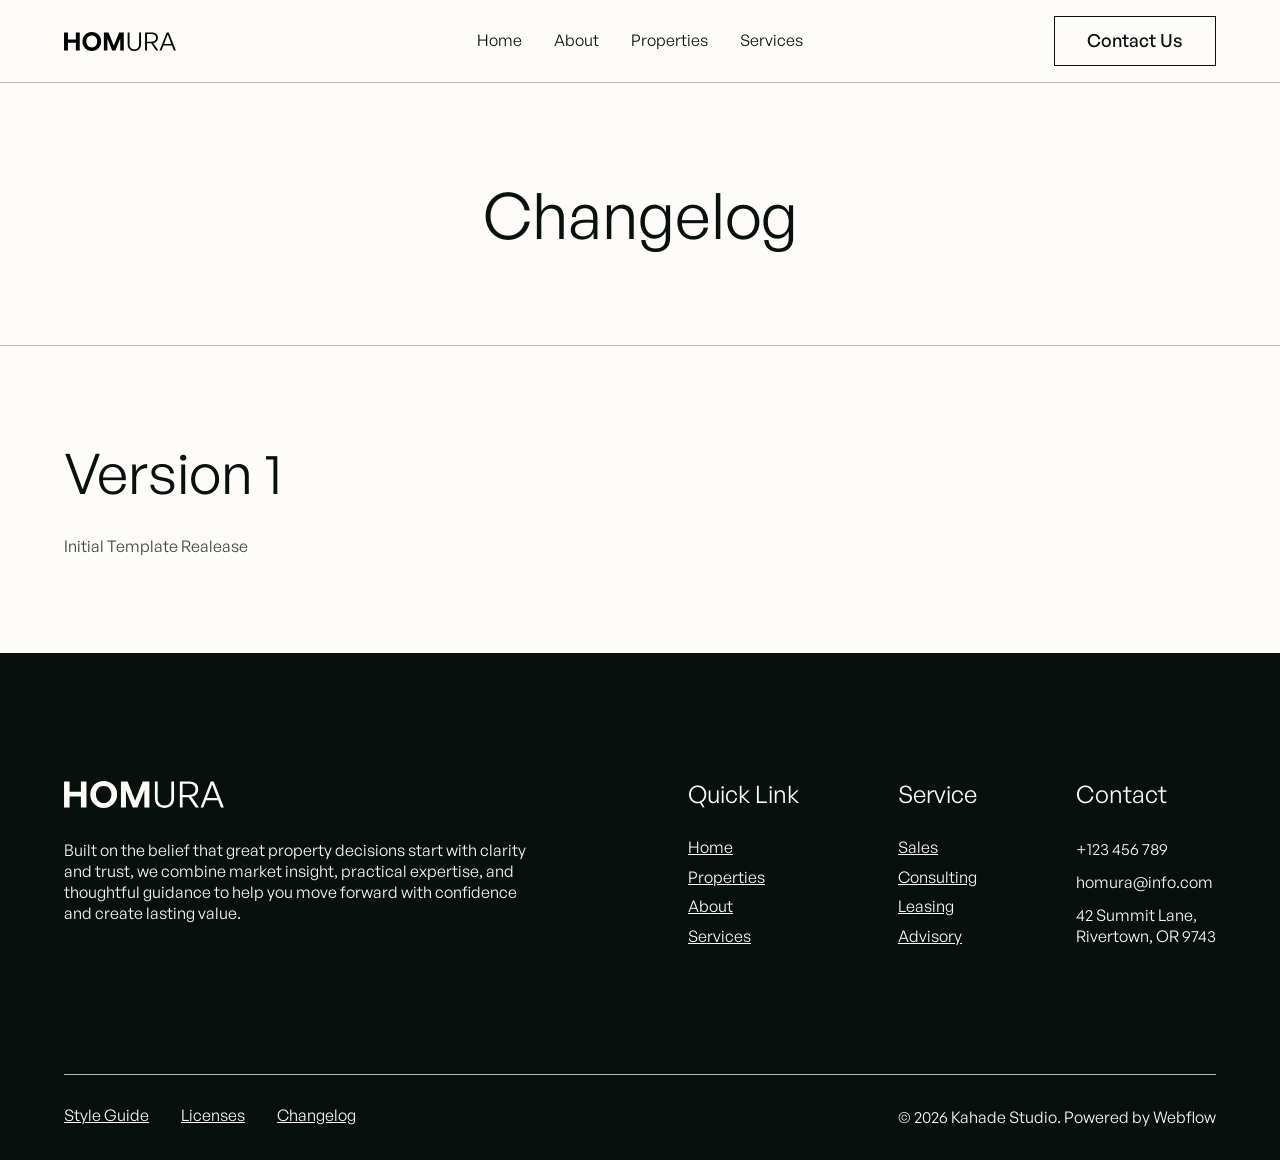
<file: changelog.html>
<!DOCTYPE html><!--  This site was created in Webflow. https://webflow.com  --><!--  Last Published: Tue Apr 21 2026 14:48:35 GMT+0000 (Coordinated Universal Time)  -->
<html data-wf-page="69e78e23ecfcc497d97c9561" data-wf-site="69e78e22ecfcc497d97c94ec">
<head>
  <meta charset="utf-8">
  <title>Changelog</title>
  <meta content="View the complete changelog for template releases. Track updates, new features, and improvements to our strategic consulting template." name="description">
  <meta content="Changelog" property="og:title">
  <meta content="View the complete changelog for template releases. Track updates, new features, and improvements to our strategic consulting template." property="og:description">
  <meta content="https://cdn.prod.website-files.com/696074945cb163c33f02bf78/6962cdfe7ddcbd3e88ec98bf_changelog.jpg" property="og:image">
  <meta content="Changelog" property="twitter:title">
  <meta content="View the complete changelog for template releases. Track updates, new features, and improvements to our strategic consulting template." property="twitter:description">
  <meta content="https://cdn.prod.website-files.com/696074945cb163c33f02bf78/6962cdfe7ddcbd3e88ec98bf_changelog.jpg" property="twitter:image">
  <meta property="og:type" content="website">
  <meta content="summary_large_image" name="twitter:card">
  <meta content="width=device-width, initial-scale=1" name="viewport">
  <meta content="Webflow" name="generator">
  <link href="css/normalize.css" rel="stylesheet" type="text/css">
  <link href="css/webflow.css" rel="stylesheet" type="text/css">
  <link href="css/interior-site-test.webflow.css" rel="stylesheet" type="text/css">
  <script type="text/javascript">!function(o,c){var n=c.documentElement,t=" w-mod-";n.className+=t+"js",("ontouchstart"in o||o.DocumentTouch&&c instanceof DocumentTouch)&&(n.className+=t+"touch")}(window,document);</script>
  <link href="images/favicon.jpg" rel="shortcut icon" type="image/x-icon">
  <link href="images/webclip.jpg" rel="apple-touch-icon">
  <script type="application/ld+json">
{
  "@context": "https://schema.org",
  "@type": "WebPage",
  "name": "Changelog",
  "description": "View the complete changelog for template releases. Track updates, new features, and improvements to our strategic consulting template.",
  "url": "/changelog",
  "inLanguage": "en",
  "mainEntity": {
    "@type": "SoftwareApplication",
    "name": "Homura Template",
    "applicationCategory": "WebApplication",
    "description": "Strategic consulting template for property decisions",
    "releaseNotes": "Version 1 - Initial Template Release"
  }
}
</script>
  <meta name="robots" content="noindex">
</head>
<body>
  <div data-animation="default" class="navbar w-nav" data-wf--navbar--variant="base" data-easing2="ease" data-easing="ease" data-collapse="medium" data-w-id="4d3d57b8-9199-dcee-d148-f5f8afda3bd1" role="banner" data-duration="400">
    <div class="container navbar-container w-container">
      <div class="navbar-wrapper">
        <a id="w-node-_4d3d57b8-9199-dcee-d148-f5f8afda3bd4-afda3bd1" href="#" class="navbar-brand w-nav-brand"><img loading="lazy" src="images/HOMURA.svg" alt="Homura Logo" class="navbar-brand-image"></a>
        <nav role="navigation" class="nav-menu w-nav-menu">
          <div class="nav-menu-list">
            <a href="index.html" class="nav-link w-nav-link">Home</a>
            <a href="https://homura.webflow.io/#about" class="nav-link w-nav-link">About</a>
            <a href="https://homura.webflow.io/#properties" class="nav-link w-nav-link">Properties</a>
            <a href="https://homura.webflow.io/#service" class="nav-link w-nav-link">Services</a>
          </div>
        </nav>
        <div class="menu-button w-nav-button">
          <div class="w-icon-nav-menu"></div>
        </div>
        <div id="w-node-_4d3d57b8-9199-dcee-d148-f5f8afda3be2-afda3bd1" class="navbar-cta">
          <a href="https://homura.webflow.io/#contact" data-w-id="4d3d57b8-9199-dcee-d148-f5f8afda3be3" class="button secondary w-inline-block">
            <div class="button-text-wrapper">
              <div class="button-text-inner">
                <div button-text="" class="button-text">Contact Us</div>
                <div button-text="" class="button-text">Contact Us</div>
              </div>
            </div>
          </a>
        </div>
      </div>
    </div>
  </div>
  <section class="section page-header">
    <div class="w-layout-blockcontainer container w-container">
      <div class="page-header-wrapper">
        <h1>Changelog</h1>
      </div>
    </div>
  </section>
  <section class="section">
    <div class="w-layout-blockcontainer container w-container">
      <div class="vertical-headline">
        <div class="heading-2">Version 1</div>
        <div>Initial Template Realease</div>
      </div>
    </div>
  </section>
  <section data-wf--footer--variant="small" class="section footer w-variant-ac8d9122-fcbc-e39b-1f93-95b9bf3392e3">
    <div class="w-layout-blockcontainer container w-container">
      <div class="footer-wrapper">
        <div class="footer-inner-three w-variant-ac8d9122-fcbc-e39b-1f93-95b9bf3392e3">
          <div data-w-id="b16f3c21-3812-04d1-9639-0ab31b711848" class="heading-3 white">Ready to Take the Next Step?</div>
          <div data-w-id="b16f3c21-3812-04d1-9639-0ab31b71184a" class="cta-footer-wrapper">
            <a href="https://homura.webflow.io/#contact" data-wf--button--variant="white" data-w-id="4ccc2975-4187-41dc-6453-85d66ce831f0" class="button w-variant-977e61c4-1cd3-f1c2-83f2-8e248766dab1 w-inline-block">
              <div class="button-text-wrapper">
                <div class="button-text-inner">
                  <div button-text="" class="button-text">Get In Touch</div>
                  <div button-text="" class="button-text">Get In Touch</div>
                </div>
              </div>
            </a>
            <a href="https://homura.webflow.io/#faq" data-wf--button--variant="secondary-white" data-w-id="4ccc2975-4187-41dc-6453-85d66ce831f0" class="button w-variant-93a9c9e2-182a-7d8d-edb1-7806911ed5a2 w-inline-block">
              <div class="button-text-wrapper">
                <div class="button-text-inner">
                  <div button-text="" class="button-text">Learn More</div>
                  <div button-text="" class="button-text">Learn More</div>
                </div>
              </div>
            </a>
          </div>
        </div>
        <div class="footer-inner-one">
          <div data-w-id="b16f3c21-3812-04d1-9639-0ab31b711850" class="footer-brand-wrapper">
            <a href="index.html" class="w-inline-block"><img loading="lazy" src="images/HOMURA-WHITE.svg" alt="Homura Logo" class="footer-brand"></a>
            <p class="text white">Built on the belief that great property decisions start with clarity and trust, we combine market insight, practical expertise, and thoughtful guidance to help you move forward with confidence and create lasting value.</p>
          </div>
          <div class="footer-link-wrapper">
            <div data-w-id="b16f3c21-3812-04d1-9639-0ab31b711856" class="footer-link-item">
              <div class="heading-6 white">Quick Link</div>
              <div class="footer-link-list">
                <a href="index.html" class="link whitte">Home</a>
                <a href="https://homura.webflow.io/#properties" class="link whitte">Properties</a>
                <a href="https://homura.webflow.io/#about" class="link whitte">About</a>
                <a href="https://homura.webflow.io/service" class="link whitte">Services</a>
              </div>
            </div>
            <div data-w-id="b16f3c21-3812-04d1-9639-0ab31b711862" class="footer-link-item">
              <div class="heading-6 white">Service</div>
              <div class="footer-link-list">
                <a href="https://homura.webflow.io/#service" class="link whitte">Sales</a>
                <a href="https://homura.webflow.io/#service" class="link whitte">Consulting</a>
                <a href="https://homura.webflow.io/#service" class="link whitte">Leasing</a>
                <a href="https://homura.webflow.io/#service" class="link whitte">Advisory</a>
              </div>
            </div>
            <div data-w-id="b16f3c21-3812-04d1-9639-0ab31b71186e" class="footer-link-item">
              <div class="heading-6 white">Contact</div>
              <div class="footer-link-list">
                <div class="text white">+123 456 789</div>
                <div class="text white"> homura@info.com</div>
                <div class="text white">42 Summit Lane,<br>Rivertown, OR 9743</div>
              </div>
            </div>
          </div>
        </div>
        <div class="footer-inner-two">
          <div data-w-id="b16f3c21-3812-04d1-9639-0ab31b71187b" class="footer-link">
            <a href="style-guide.html" class="link whitte">Style Guide</a>
            <a href="licenses.html" class="link whitte">Licenses</a>
            <a href="changelog.html" aria-current="page" class="link whitte w--current">Changelog</a>
          </div>
          <div class="footer-text">
            <div data-w-id="b16f3c21-3812-04d1-9639-0ab31b711883" class="text white">© 2026 Kahade Studio. Powered by Webflow</div>
          </div>
        </div>
      </div>
    </div>
  </section>
  <script src="https://d3e54v103j8qbb.cloudfront.net/js/jquery-3.5.1.min.dc5e7f18c8.js?site=69e78e22ecfcc497d97c94ec" type="text/javascript" integrity="sha256-9/aliU8dGd2tb6OSsuzixeV4y/faTqgFtohetphbbj0=" crossorigin="anonymous"></script>
  <script src="js/webflow.js" type="text/javascript"></script>
</body>
</html>
</file>
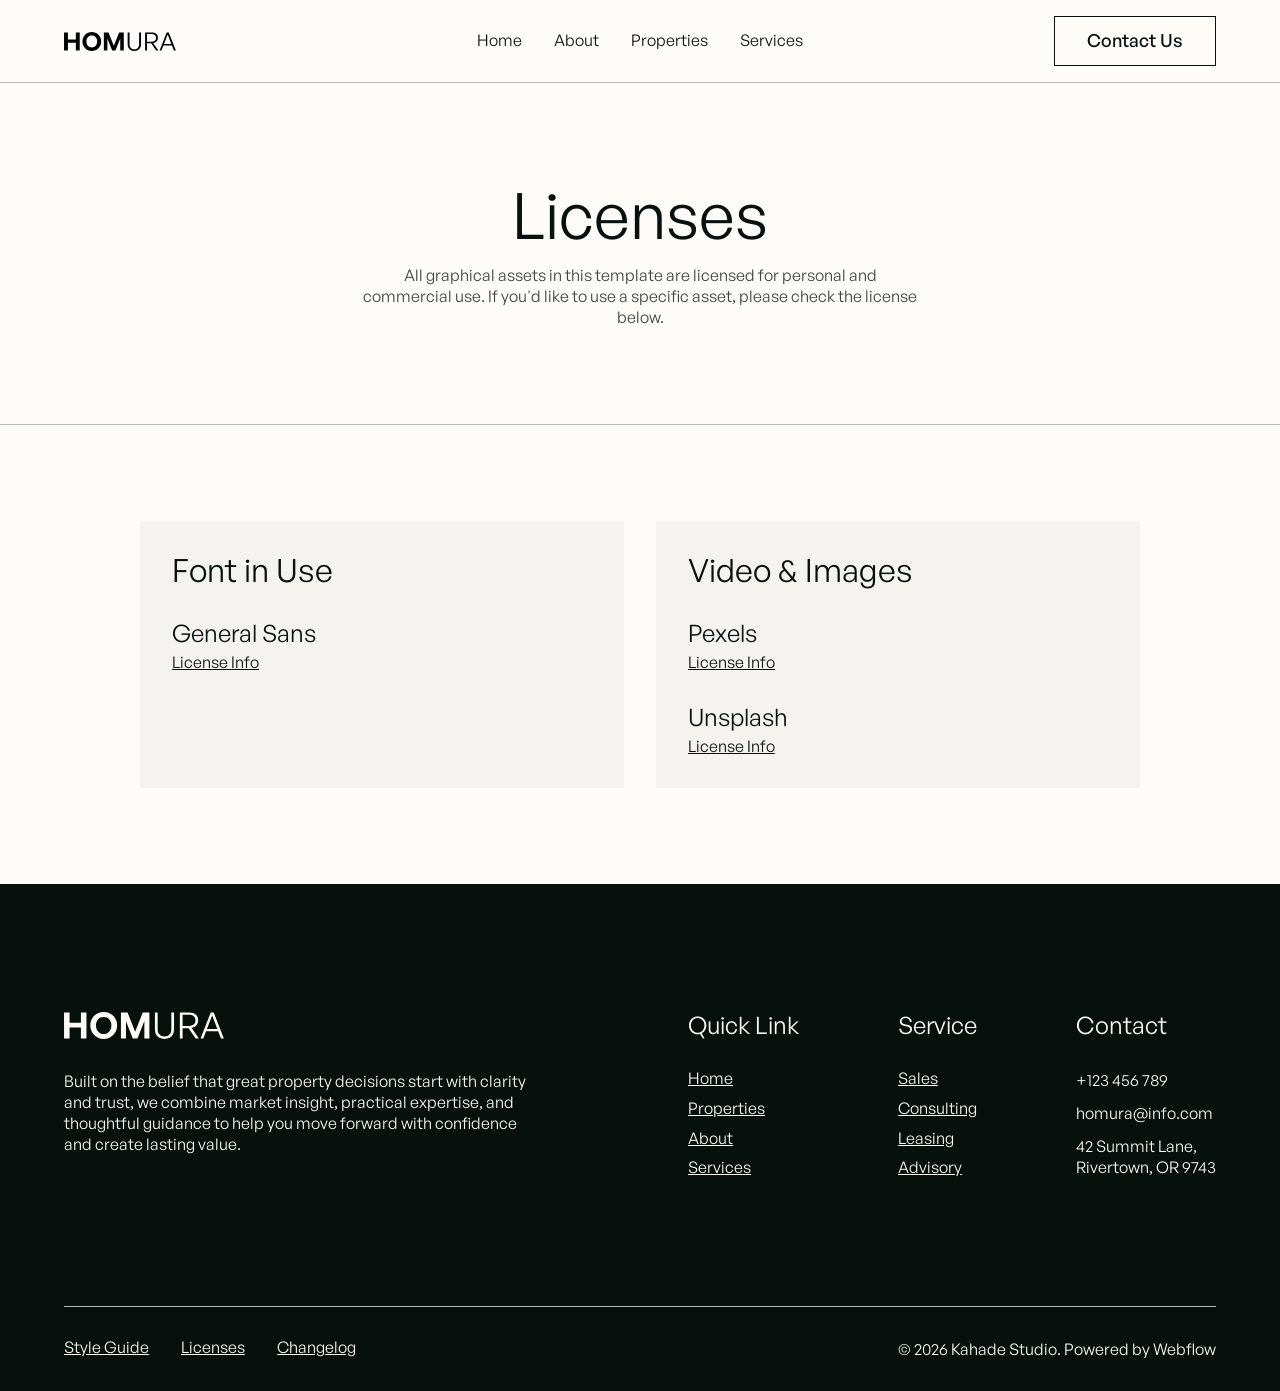
<file: licenses.html>
<!DOCTYPE html><!--  This site was created in Webflow. https://webflow.com  --><!--  Last Published: Tue Apr 21 2026 14:48:35 GMT+0000 (Coordinated Universal Time)  -->
<html data-wf-page="69e78e23ecfcc497d97c9560" data-wf-site="69e78e22ecfcc497d97c94ec">
<head>
  <meta charset="utf-8">
  <title>Licenses</title>
  <meta content="View licensing information for fonts, images, and graphical assets used in template. All assets licensed for personal and commercial use." name="description">
  <meta content="Licenses" property="og:title">
  <meta content="View licensing information for fonts, images, and graphical assets used in template. All assets licensed for personal and commercial use." property="og:description">
  <meta content="https://cdn.prod.website-files.com/696074945cb163c33f02bf78/6962cdfed26525f856355a59_licenses.jpg" property="og:image">
  <meta content="Licenses" property="twitter:title">
  <meta content="View licensing information for fonts, images, and graphical assets used in template. All assets licensed for personal and commercial use." property="twitter:description">
  <meta content="https://cdn.prod.website-files.com/696074945cb163c33f02bf78/6962cdfed26525f856355a59_licenses.jpg" property="twitter:image">
  <meta property="og:type" content="website">
  <meta content="summary_large_image" name="twitter:card">
  <meta content="width=device-width, initial-scale=1" name="viewport">
  <meta content="Webflow" name="generator">
  <link href="css/normalize.css" rel="stylesheet" type="text/css">
  <link href="css/webflow.css" rel="stylesheet" type="text/css">
  <link href="css/interior-site-test.webflow.css" rel="stylesheet" type="text/css">
  <script type="text/javascript">!function(o,c){var n=c.documentElement,t=" w-mod-";n.className+=t+"js",("ontouchstart"in o||o.DocumentTouch&&c instanceof DocumentTouch)&&(n.className+=t+"touch")}(window,document);</script>
  <link href="images/favicon.jpg" rel="shortcut icon" type="image/x-icon">
  <link href="images/webclip.jpg" rel="apple-touch-icon">
  <script type="application/ld+json">
{
  "@context": "https://schema.org",
  "@type": "WebPage",
  "name": "Licenses",
  "description": "View licensing information for fonts, images, and graphical assets used in template. All assets licensed for personal and commercial use.",
  "url": "/licenses",
  "mainEntity": {
    "@type": "CreativeWork",
    "name": "Homura Template License Information",
    "description": "All graphical assets in this template are licensed for personal and commercial use.",
    "license": [
      {
        "@type": "CreativeWork",
        "name": "General Sans Font",
        "url": "https://www.fontshare.com/?q=General%20Sans"
      },
      {
        "@type": "CreativeWork",
        "name": "Pexels Video & Images",
        "url": "https://www.pexels.com/license/"
      },
      {
        "@type": "CreativeWork",
        "name": "Unsplash Images",
        "url": "https://unsplash.com/license"
      }
    ]
  }
}
</script>
  <meta name="robots" content="noindex">
</head>
<body>
  <div data-animation="default" class="navbar w-nav" data-wf--navbar--variant="base" data-easing2="ease" data-easing="ease" data-collapse="medium" data-w-id="4d3d57b8-9199-dcee-d148-f5f8afda3bd1" role="banner" data-duration="400">
    <div class="container navbar-container w-container">
      <div class="navbar-wrapper">
        <a id="w-node-_4d3d57b8-9199-dcee-d148-f5f8afda3bd4-afda3bd1" href="#" class="navbar-brand w-nav-brand"><img loading="lazy" src="images/HOMURA.svg" alt="Homura Logo" class="navbar-brand-image"></a>
        <nav role="navigation" class="nav-menu w-nav-menu">
          <div class="nav-menu-list">
            <a href="index.html" class="nav-link w-nav-link">Home</a>
            <a href="https://homura.webflow.io/#about" class="nav-link w-nav-link">About</a>
            <a href="https://homura.webflow.io/#properties" class="nav-link w-nav-link">Properties</a>
            <a href="https://homura.webflow.io/#service" class="nav-link w-nav-link">Services</a>
          </div>
        </nav>
        <div class="menu-button w-nav-button">
          <div class="w-icon-nav-menu"></div>
        </div>
        <div id="w-node-_4d3d57b8-9199-dcee-d148-f5f8afda3be2-afda3bd1" class="navbar-cta">
          <a href="https://homura.webflow.io/#contact" data-w-id="4d3d57b8-9199-dcee-d148-f5f8afda3be3" class="button secondary w-inline-block">
            <div class="button-text-wrapper">
              <div class="button-text-inner">
                <div button-text="" class="button-text">Contact Us</div>
                <div button-text="" class="button-text">Contact Us</div>
              </div>
            </div>
          </a>
        </div>
      </div>
    </div>
  </div>
  <section class="section page-header">
    <div class="w-layout-blockcontainer container w-container">
      <div class="page-header-wrapper licenses">
        <h1>Licenses</h1>
        <p>All graphical assets in this template are licensed for personal and commercial use. If you&#x27;d like to use a specific asset, please check the license below.</p>
      </div>
    </div>
  </section>
  <section class="section">
    <div class="w-layout-blockcontainer container w-container">
      <div class="licenses-wrapper">
        <div class="licenses-category">
          <div class="heading-5">Font in Use</div>
          <div class="license-item">
            <div class="heading-6">General Sans</div>
            <a href="https://www.fontshare.com/?q=General%20Sans">License Info</a>
          </div>
        </div>
        <div class="licenses-category">
          <div class="heading-5">Video &amp; Images</div>
          <div class="license-item">
            <div class="heading-6">Pexels</div>
            <a href="https://www.pexels.com/license/">License Info</a>
          </div>
          <div class="license-item">
            <div class="heading-6">Unsplash</div>
            <a href="https://unsplash.com/license">License Info</a>
          </div>
        </div>
      </div>
    </div>
  </section>
  <section data-wf--footer--variant="small" class="section footer w-variant-ac8d9122-fcbc-e39b-1f93-95b9bf3392e3">
    <div class="w-layout-blockcontainer container w-container">
      <div class="footer-wrapper">
        <div class="footer-inner-three w-variant-ac8d9122-fcbc-e39b-1f93-95b9bf3392e3">
          <div data-w-id="b16f3c21-3812-04d1-9639-0ab31b711848" class="heading-3 white">Ready to Take the Next Step?</div>
          <div data-w-id="b16f3c21-3812-04d1-9639-0ab31b71184a" class="cta-footer-wrapper">
            <a href="https://homura.webflow.io/#contact" data-wf--button--variant="white" data-w-id="4ccc2975-4187-41dc-6453-85d66ce831f0" class="button w-variant-977e61c4-1cd3-f1c2-83f2-8e248766dab1 w-inline-block">
              <div class="button-text-wrapper">
                <div class="button-text-inner">
                  <div button-text="" class="button-text">Get In Touch</div>
                  <div button-text="" class="button-text">Get In Touch</div>
                </div>
              </div>
            </a>
            <a href="https://homura.webflow.io/#faq" data-wf--button--variant="secondary-white" data-w-id="4ccc2975-4187-41dc-6453-85d66ce831f0" class="button w-variant-93a9c9e2-182a-7d8d-edb1-7806911ed5a2 w-inline-block">
              <div class="button-text-wrapper">
                <div class="button-text-inner">
                  <div button-text="" class="button-text">Learn More</div>
                  <div button-text="" class="button-text">Learn More</div>
                </div>
              </div>
            </a>
          </div>
        </div>
        <div class="footer-inner-one">
          <div data-w-id="b16f3c21-3812-04d1-9639-0ab31b711850" class="footer-brand-wrapper">
            <a href="index.html" class="w-inline-block"><img loading="lazy" src="images/HOMURA-WHITE.svg" alt="Homura Logo" class="footer-brand"></a>
            <p class="text white">Built on the belief that great property decisions start with clarity and trust, we combine market insight, practical expertise, and thoughtful guidance to help you move forward with confidence and create lasting value.</p>
          </div>
          <div class="footer-link-wrapper">
            <div data-w-id="b16f3c21-3812-04d1-9639-0ab31b711856" class="footer-link-item">
              <div class="heading-6 white">Quick Link</div>
              <div class="footer-link-list">
                <a href="index.html" class="link whitte">Home</a>
                <a href="https://homura.webflow.io/#properties" class="link whitte">Properties</a>
                <a href="https://homura.webflow.io/#about" class="link whitte">About</a>
                <a href="https://homura.webflow.io/service" class="link whitte">Services</a>
              </div>
            </div>
            <div data-w-id="b16f3c21-3812-04d1-9639-0ab31b711862" class="footer-link-item">
              <div class="heading-6 white">Service</div>
              <div class="footer-link-list">
                <a href="https://homura.webflow.io/#service" class="link whitte">Sales</a>
                <a href="https://homura.webflow.io/#service" class="link whitte">Consulting</a>
                <a href="https://homura.webflow.io/#service" class="link whitte">Leasing</a>
                <a href="https://homura.webflow.io/#service" class="link whitte">Advisory</a>
              </div>
            </div>
            <div data-w-id="b16f3c21-3812-04d1-9639-0ab31b71186e" class="footer-link-item">
              <div class="heading-6 white">Contact</div>
              <div class="footer-link-list">
                <div class="text white">+123 456 789</div>
                <div class="text white"> homura@info.com</div>
                <div class="text white">42 Summit Lane,<br>Rivertown, OR 9743</div>
              </div>
            </div>
          </div>
        </div>
        <div class="footer-inner-two">
          <div data-w-id="b16f3c21-3812-04d1-9639-0ab31b71187b" class="footer-link">
            <a href="style-guide.html" class="link whitte">Style Guide</a>
            <a href="licenses.html" aria-current="page" class="link whitte w--current">Licenses</a>
            <a href="changelog.html" class="link whitte">Changelog</a>
          </div>
          <div class="footer-text">
            <div data-w-id="b16f3c21-3812-04d1-9639-0ab31b711883" class="text white">© 2026 Kahade Studio. Powered by Webflow</div>
          </div>
        </div>
      </div>
    </div>
  </section>
  <script src="https://d3e54v103j8qbb.cloudfront.net/js/jquery-3.5.1.min.dc5e7f18c8.js?site=69e78e22ecfcc497d97c94ec" type="text/javascript" integrity="sha256-9/aliU8dGd2tb6OSsuzixeV4y/faTqgFtohetphbbj0=" crossorigin="anonymous"></script>
  <script src="js/webflow.js" type="text/javascript"></script>
</body>
</html>
</file>
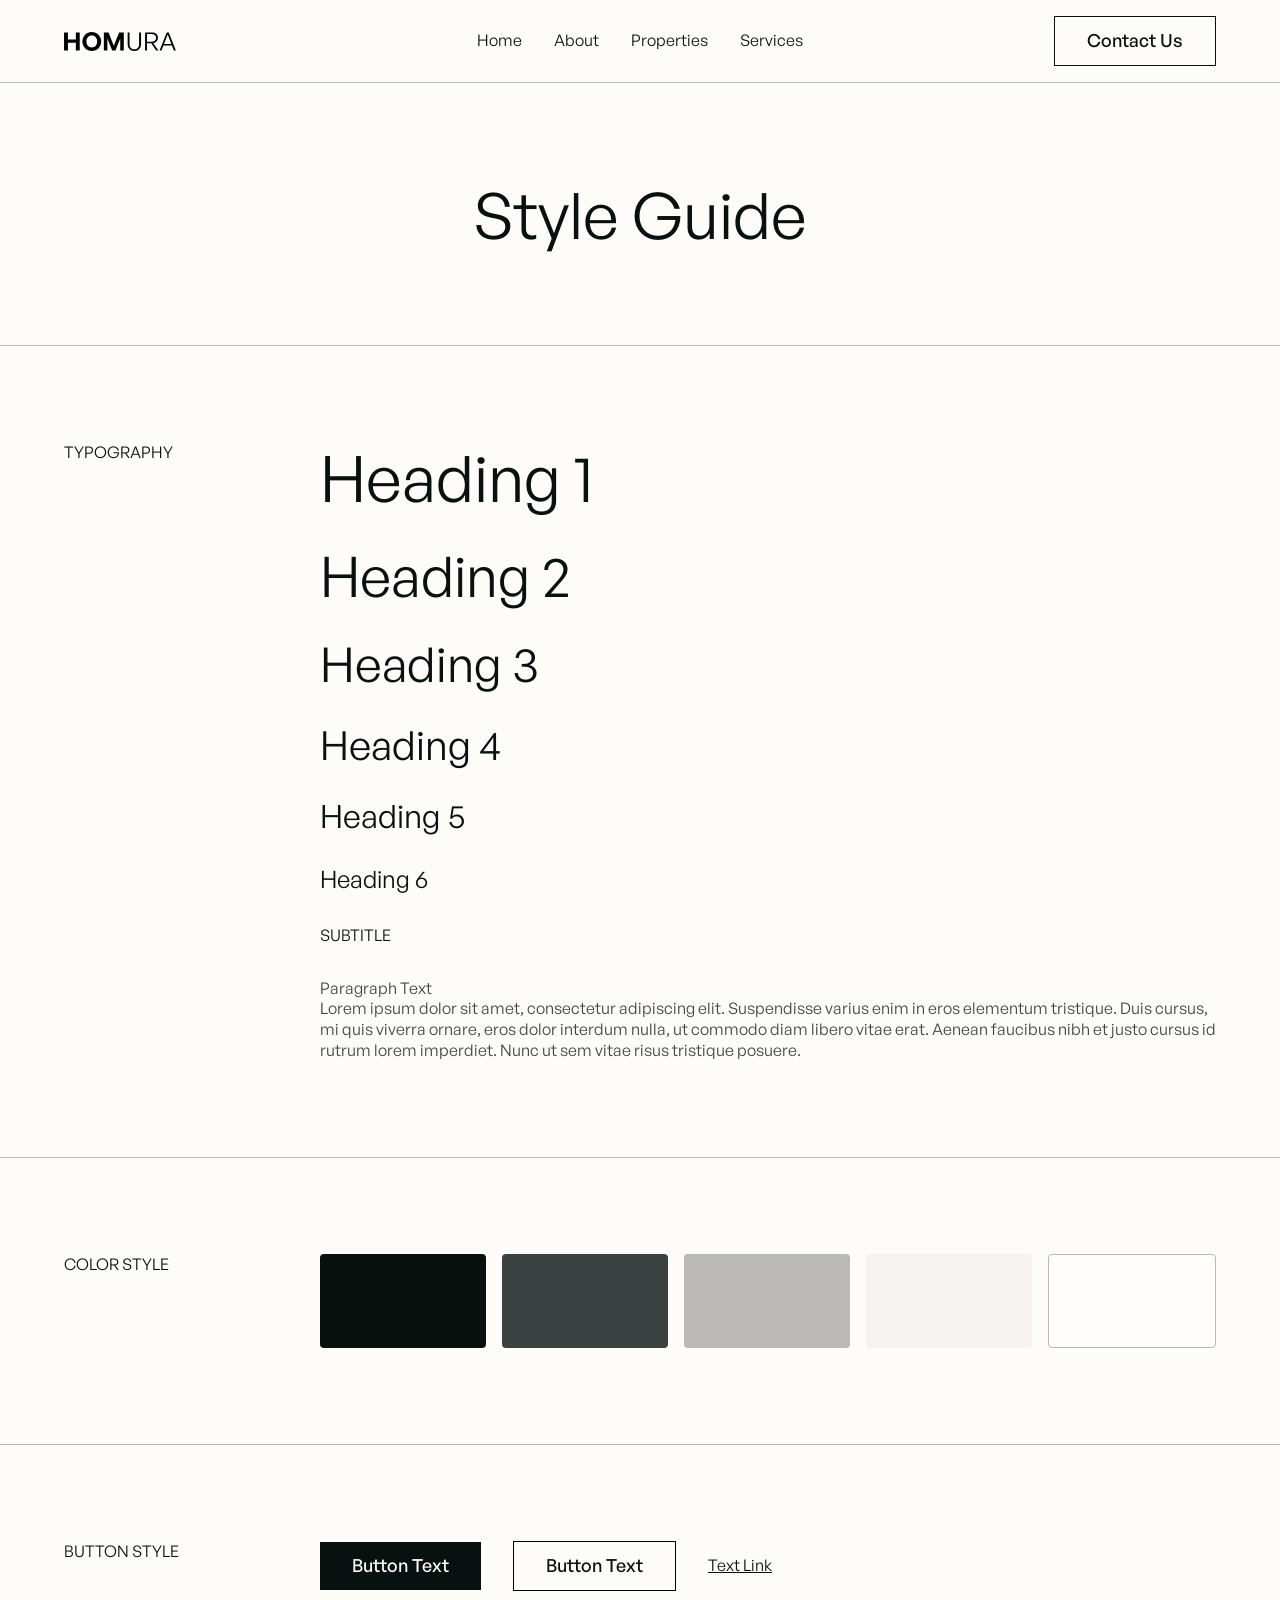
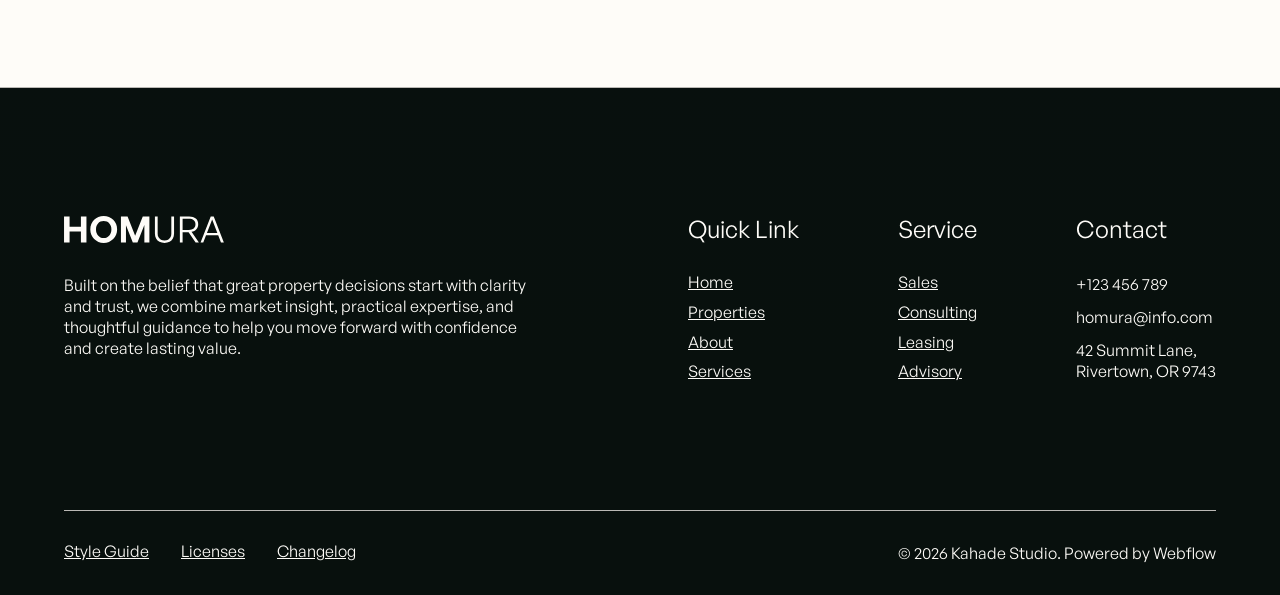
<file: style-guide.html>
<!DOCTYPE html><!--  This site was created in Webflow. https://webflow.com  --><!--  Last Published: Tue Apr 21 2026 14:48:35 GMT+0000 (Coordinated Universal Time)  -->
<html data-wf-page="69e78e23ecfcc497d97c955f" data-wf-site="69e78e22ecfcc497d97c94ec">
<head>
  <meta charset="utf-8">
  <title>Style Guide</title>
  <meta content="Explore the complete style guide for the template. View typography, color palettes, spacing rules, and UI components designed to maintain visual consistency across every page of your website." name="description">
  <meta content="Style Guide" property="og:title">
  <meta content="Explore the complete style guide for the template. View typography, color palettes, spacing rules, and UI components designed to maintain visual consistency across every page of your website." property="og:description">
  <meta content="https://cdn.prod.website-files.com/696074945cb163c33f02bf78/6961d4bbe4c07135f1a74878_style%20guide.avif" property="og:image">
  <meta content="Style Guide" property="twitter:title">
  <meta content="Explore the complete style guide for the template. View typography, color palettes, spacing rules, and UI components designed to maintain visual consistency across every page of your website." property="twitter:description">
  <meta content="https://cdn.prod.website-files.com/696074945cb163c33f02bf78/6961d4bbe4c07135f1a74878_style%20guide.avif" property="twitter:image">
  <meta property="og:type" content="website">
  <meta content="summary_large_image" name="twitter:card">
  <meta content="width=device-width, initial-scale=1" name="viewport">
  <meta content="Webflow" name="generator">
  <link href="css/normalize.css" rel="stylesheet" type="text/css">
  <link href="css/webflow.css" rel="stylesheet" type="text/css">
  <link href="css/interior-site-test.webflow.css" rel="stylesheet" type="text/css">
  <script type="text/javascript">!function(o,c){var n=c.documentElement,t=" w-mod-";n.className+=t+"js",("ontouchstart"in o||o.DocumentTouch&&c instanceof DocumentTouch)&&(n.className+=t+"touch")}(window,document);</script>
  <link href="images/favicon.jpg" rel="shortcut icon" type="image/x-icon">
  <link href="images/webclip.jpg" rel="apple-touch-icon">
  <script type="application/ld+json">
{
  "@context": "https://schema.org",
  "@type": "WebPage",
  "name": "Style Guide",
  "description": "Explore the complete style guide for the template. View typography, color palettes, spacing rules, and UI components designed to maintain visual consistency across every page of your website.",
  "url": "/style-guide",
  "inLanguage": "en",
  "about": {
    "@type": "CreativeWork",
    "name": "Homura Design System",
    "description": "Complete style guide featuring typography, color palettes, spacing rules, and UI components for maintaining visual consistency",
    "keywords": "style guide, design system, typography, color palette, UI components, visual consistency"
  },
  "publisher": {
    "@type": "Organization",
    "name": "Kahade Studio",
    "logo": {
      "@type": "ImageObject",
      "url": "https://cdn.prod.website-files.com/696074945cb163c33f02bf78/69609dc5d13aa253649678cc_HOMURA.svg"
    }
  },
  "breadcrumb": {
    "@type": "BreadcrumbList",
    "itemListElement": [
      {
        "@type": "ListItem",
        "position": 1,
        "name": "Home",
        "item": "/"
      },
      {
        "@type": "ListItem",
        "position": 2,
        "name": "Style Guide",
        "item": "/style-guide"
      }
    ]
  }
}
</script>
</head>
<body>
  <div data-animation="default" class="navbar w-nav" data-wf--navbar--variant="base" data-easing2="ease" data-easing="ease" data-collapse="medium" data-w-id="4d3d57b8-9199-dcee-d148-f5f8afda3bd1" role="banner" data-duration="400">
    <div class="container navbar-container w-container">
      <div class="navbar-wrapper">
        <a id="w-node-_4d3d57b8-9199-dcee-d148-f5f8afda3bd4-afda3bd1" href="#" class="navbar-brand w-nav-brand"><img loading="lazy" src="images/HOMURA.svg" alt="Homura Logo" class="navbar-brand-image"></a>
        <nav role="navigation" class="nav-menu w-nav-menu">
          <div class="nav-menu-list">
            <a href="index.html" class="nav-link w-nav-link">Home</a>
            <a href="https://homura.webflow.io/#about" class="nav-link w-nav-link">About</a>
            <a href="https://homura.webflow.io/#properties" class="nav-link w-nav-link">Properties</a>
            <a href="https://homura.webflow.io/#service" class="nav-link w-nav-link">Services</a>
          </div>
        </nav>
        <div class="menu-button w-nav-button">
          <div class="w-icon-nav-menu"></div>
        </div>
        <div id="w-node-_4d3d57b8-9199-dcee-d148-f5f8afda3be2-afda3bd1" class="navbar-cta">
          <a href="https://homura.webflow.io/#contact" data-w-id="4d3d57b8-9199-dcee-d148-f5f8afda3be3" class="button secondary w-inline-block">
            <div class="button-text-wrapper">
              <div class="button-text-inner">
                <div button-text="" class="button-text">Contact Us</div>
                <div button-text="" class="button-text">Contact Us</div>
              </div>
            </div>
          </a>
        </div>
      </div>
    </div>
  </div>
  <section class="section page-header">
    <div class="w-layout-blockcontainer container w-container">
      <div class="page-header-wrapper">
        <h1>Style Guide</h1>
      </div>
    </div>
  </section>
  <section class="section style-guide">
    <div class="w-layout-blockcontainer container w-container">
      <div class="style-guide-wrapper">
        <div class="style-guide-title">
          <div class="subtitle">Typography</div>
        </div>
        <div class="style-guide-content">
          <h1 class="heading-1">Heading 1</h1>
          <h2 class="heading-2">Heading 2</h2>
          <h3 class="heading-3">Heading 3</h3>
          <h4 class="heading-4">Heading 4</h4>
          <h5 class="heading-5">Heading 5</h5>
          <h6 class="heading-6">Heading 6</h6>
          <div class="subtitle">Subtitle</div>
          <p>Paragraph Text<br>Lorem ipsum dolor sit amet, consectetur adipiscing elit. Suspendisse varius enim in eros elementum tristique. Duis cursus, mi quis viverra ornare, eros dolor interdum nulla, ut commodo diam libero vitae erat. Aenean faucibus nibh et justo cursus id rutrum lorem imperdiet. Nunc ut sem vitae risus tristique posuere.</p>
        </div>
      </div>
    </div>
  </section>
  <section class="section style-guide">
    <div class="w-layout-blockcontainer container w-container">
      <div class="style-guide-wrapper">
        <div class="style-guide-title">
          <div class="subtitle">COlor Style</div>
        </div>
        <div class="style-guide-content color-style">
          <div class="color-block black"></div>
          <div class="color-block grey"></div>
          <div class="color-block light-grey"></div>
          <div class="color-block subtle-grey"></div>
          <div id="w-node-_13a24fb3-e087-754d-34a6-062a3ba74534-d97c955f" class="color-block white"></div>
        </div>
      </div>
    </div>
  </section>
  <section class="section style-guide">
    <div class="w-layout-blockcontainer container w-container">
      <div class="style-guide-wrapper">
        <div class="style-guide-title">
          <div class="subtitle">Button STYLE</div>
        </div>
        <div class="style-guide-content button-style">
          <a href="#" data-wf--button--variant="primary" data-w-id="4ccc2975-4187-41dc-6453-85d66ce831f0" class="button w-inline-block">
            <div class="button-text-wrapper">
              <div class="button-text-inner">
                <div button-text="" class="button-text">Button Text</div>
                <div button-text="" class="button-text">Button Text</div>
              </div>
            </div>
          </a>
          <a href="#" data-wf--button--variant="secondary" data-w-id="4ccc2975-4187-41dc-6453-85d66ce831f0" class="button w-variant-9e8fd3dd-f1d6-43fe-0ae3-371c321e6319 w-inline-block">
            <div class="button-text-wrapper">
              <div class="button-text-inner">
                <div button-text="" class="button-text">Button Text</div>
                <div button-text="" class="button-text">Button Text</div>
              </div>
            </div>
          </a>
          <a href="#" class="link">Text Link</a>
        </div>
      </div>
    </div>
  </section>
  <section data-wf--footer--variant="small" class="section footer w-variant-ac8d9122-fcbc-e39b-1f93-95b9bf3392e3">
    <div class="w-layout-blockcontainer container w-container">
      <div class="footer-wrapper">
        <div class="footer-inner-three w-variant-ac8d9122-fcbc-e39b-1f93-95b9bf3392e3">
          <div data-w-id="b16f3c21-3812-04d1-9639-0ab31b711848" class="heading-3 white">Ready to Take the Next Step?</div>
          <div data-w-id="b16f3c21-3812-04d1-9639-0ab31b71184a" class="cta-footer-wrapper">
            <a href="https://homura.webflow.io/#contact" data-wf--button--variant="white" data-w-id="4ccc2975-4187-41dc-6453-85d66ce831f0" class="button w-variant-977e61c4-1cd3-f1c2-83f2-8e248766dab1 w-inline-block">
              <div class="button-text-wrapper">
                <div class="button-text-inner">
                  <div button-text="" class="button-text">Get In Touch</div>
                  <div button-text="" class="button-text">Get In Touch</div>
                </div>
              </div>
            </a>
            <a href="https://homura.webflow.io/#faq" data-wf--button--variant="secondary-white" data-w-id="4ccc2975-4187-41dc-6453-85d66ce831f0" class="button w-variant-93a9c9e2-182a-7d8d-edb1-7806911ed5a2 w-inline-block">
              <div class="button-text-wrapper">
                <div class="button-text-inner">
                  <div button-text="" class="button-text">Learn More</div>
                  <div button-text="" class="button-text">Learn More</div>
                </div>
              </div>
            </a>
          </div>
        </div>
        <div class="footer-inner-one">
          <div data-w-id="b16f3c21-3812-04d1-9639-0ab31b711850" class="footer-brand-wrapper">
            <a href="index.html" class="w-inline-block"><img loading="lazy" src="images/HOMURA-WHITE.svg" alt="Homura Logo" class="footer-brand"></a>
            <p class="text white">Built on the belief that great property decisions start with clarity and trust, we combine market insight, practical expertise, and thoughtful guidance to help you move forward with confidence and create lasting value.</p>
          </div>
          <div class="footer-link-wrapper">
            <div data-w-id="b16f3c21-3812-04d1-9639-0ab31b711856" class="footer-link-item">
              <div class="heading-6 white">Quick Link</div>
              <div class="footer-link-list">
                <a href="index.html" class="link whitte">Home</a>
                <a href="https://homura.webflow.io/#properties" class="link whitte">Properties</a>
                <a href="https://homura.webflow.io/#about" class="link whitte">About</a>
                <a href="https://homura.webflow.io/service" class="link whitte">Services</a>
              </div>
            </div>
            <div data-w-id="b16f3c21-3812-04d1-9639-0ab31b711862" class="footer-link-item">
              <div class="heading-6 white">Service</div>
              <div class="footer-link-list">
                <a href="https://homura.webflow.io/#service" class="link whitte">Sales</a>
                <a href="https://homura.webflow.io/#service" class="link whitte">Consulting</a>
                <a href="https://homura.webflow.io/#service" class="link whitte">Leasing</a>
                <a href="https://homura.webflow.io/#service" class="link whitte">Advisory</a>
              </div>
            </div>
            <div data-w-id="b16f3c21-3812-04d1-9639-0ab31b71186e" class="footer-link-item">
              <div class="heading-6 white">Contact</div>
              <div class="footer-link-list">
                <div class="text white">+123 456 789</div>
                <div class="text white"> homura@info.com</div>
                <div class="text white">42 Summit Lane,<br>Rivertown, OR 9743</div>
              </div>
            </div>
          </div>
        </div>
        <div class="footer-inner-two">
          <div data-w-id="b16f3c21-3812-04d1-9639-0ab31b71187b" class="footer-link">
            <a href="style-guide.html" aria-current="page" class="link whitte w--current">Style Guide</a>
            <a href="licenses.html" class="link whitte">Licenses</a>
            <a href="changelog.html" class="link whitte">Changelog</a>
          </div>
          <div class="footer-text">
            <div data-w-id="b16f3c21-3812-04d1-9639-0ab31b711883" class="text white">© 2026 Kahade Studio. Powered by Webflow</div>
          </div>
        </div>
      </div>
    </div>
  </section>
  <script src="https://d3e54v103j8qbb.cloudfront.net/js/jquery-3.5.1.min.dc5e7f18c8.js?site=69e78e22ecfcc497d97c94ec" type="text/javascript" integrity="sha256-9/aliU8dGd2tb6OSsuzixeV4y/faTqgFtohetphbbj0=" crossorigin="anonymous"></script>
  <script src="js/webflow.js" type="text/javascript"></script>
</body>
</html>
</file>
<file: css/webflow.css>
@font-face {
  font-family: 'webflow-icons';
  src: url("[data-uri]") format('truetype');
  font-weight: normal;
  font-style: normal;
}
[class^="w-icon-"],
[class*=" w-icon-"] {
  /* use !important to prevent issues with browser extensions that change fonts */
  font-family: 'webflow-icons' !important;
  speak: none;
  font-style: normal;
  font-weight: normal;
  font-variant: normal;
  text-transform: none;
  line-height: 1;
  /* Better Font Rendering =========== */
  -webkit-font-smoothing: antialiased;
  -moz-osx-font-smoothing: grayscale;
}
.w-icon-slider-right:before {
  content: "\e600";
}
.w-icon-slider-left:before {
  content: "\e601";
}
.w-icon-nav-menu:before {
  content: "\e602";
}
.w-icon-arrow-down:before,
.w-icon-dropdown-toggle:before {
  content: "\e603";
}
.w-icon-file-upload-remove:before {
  content: "\e900";
}
.w-icon-file-upload-icon:before {
  content: "\e903";
}
* {
  -webkit-box-sizing: border-box;
  -moz-box-sizing: border-box;
  box-sizing: border-box;
}
html {
  height: 100%;
}
body {
  margin: 0;
  min-height: 100%;
  background-color: #fff;
  font-family: Arial, sans-serif;
  font-size: 14px;
  line-height: 20px;
  color: #333;
}
img {
  max-width: 100%;
  vertical-align: middle;
  display: inline-block;
}
html.w-mod-touch * {
  background-attachment: scroll !important;
}
.w-block {
  display: block;
}
.w-inline-block {
  max-width: 100%;
  display: inline-block;
}
.w-clearfix:before,
.w-clearfix:after {
  content: " ";
  display: table;
  grid-column-start: 1;
  grid-row-start: 1;
  grid-column-end: 2;
  grid-row-end: 2;
}
.w-clearfix:after {
  clear: both;
}
.w-hidden {
  display: none;
}
.w-button {
  display: inline-block;
  padding: 9px 15px;
  background-color: #3898EC;
  color: white;
  border: 0;
  line-height: inherit;
  text-decoration: none;
  cursor: pointer;
  border-radius: 0;
}
input.w-button {
  -webkit-appearance: button;
}
html[data-w-dynpage] [data-w-cloak] {
  color: transparent !important;
}
.w-code-block {
  margin: unset;
}
pre.w-code-block code {
  all: inherit;
}
pre.w-code-block code > span {
  display: block !important;
}
.w-optimization {
  display: contents;
}
.w-webflow-badge,
.w-webflow-badge > img {
  box-sizing: unset;
  width: unset;
  height: unset;
  max-height: unset;
  max-width: unset;
  min-height: unset;
  min-width: unset;
  margin: unset;
  padding: unset;
  float: unset;
  clear: unset;
  border: unset;
  border-radius: unset;
  background: unset;
  background-image: unset;
  background-position: unset;
  background-size: unset;
  background-repeat: unset;
  background-origin: unset;
  background-clip: unset;
  background-attachment: unset;
  background-color: unset;
  box-shadow: unset;
  transform: unset;
  transition: unset;
  direction: unset;
  font-family: unset;
  font-weight: unset;
  color: unset;
  font-size: unset;
  line-height: unset;
  font-style: unset;
  font-variant: unset;
  text-align: unset;
  letter-spacing: unset;
  text-decoration: unset;
  text-indent: unset;
  text-transform: unset;
  list-style-type: unset;
  text-shadow: unset;
  vertical-align: unset;
  cursor: unset;
  white-space: unset;
  word-break: unset;
  word-spacing: unset;
  word-wrap: unset;
}
.w-webflow-badge {
  position: fixed !important;
  display: inline-block !important;
  visibility: visible !important;
  opacity: 1 !important;
  z-index: 2147483647 !important;
  top: auto !important;
  right: 12px !important;
  bottom: 12px !important;
  left: auto !important;
  color: #aaadb0 !important;
  background-color: #fff !important;
  border-radius: 3px !important;
  padding: 6px !important;
  font-size: 12px !important;
  line-height: 14px !important;
  text-decoration: none !important;
  transform: none !important;
  margin: 0 !important;
  width: auto !important;
  height: auto !important;
  overflow: unset !important;
  white-space: nowrap;
  box-shadow: 0 0 0 1px rgba(0, 0, 0, 0.1), 0px 1px 3px rgba(0, 0, 0, 0.1);
  cursor: pointer;
}
.w-webflow-badge > img {
  position: unset;
  display: inline-block !important;
  visibility: unset !important;
  opacity: 1 !important;
  vertical-align: middle !important;
}
h1,
h2,
h3,
h4,
h5,
h6 {
  font-weight: bold;
  margin-bottom: 10px;
}
h1 {
  font-size: 38px;
  line-height: 44px;
  margin-top: 20px;
}
h2 {
  font-size: 32px;
  line-height: 36px;
  margin-top: 20px;
}
h3 {
  font-size: 24px;
  line-height: 30px;
  margin-top: 20px;
}
h4 {
  font-size: 18px;
  line-height: 24px;
  margin-top: 10px;
}
h5 {
  font-size: 14px;
  line-height: 20px;
  margin-top: 10px;
}
h6 {
  font-size: 12px;
  line-height: 18px;
  margin-top: 10px;
}
p {
  margin-top: 0;
  margin-bottom: 10px;
}
blockquote {
  margin: 0 0 10px 0;
  padding: 10px 20px;
  border-left: 5px solid #E2E2E2;
  font-size: 18px;
  line-height: 22px;
}
figure {
  margin: 0;
  margin-bottom: 10px;
}
figcaption {
  margin-top: 5px;
  text-align: center;
}
ul,
ol {
  margin-top: 0px;
  margin-bottom: 10px;
  padding-left: 40px;
}
.w-list-unstyled {
  padding-left: 0;
  list-style: none;
}
.w-embed:before,
.w-embed:after {
  content: " ";
  display: table;
  grid-column-start: 1;
  grid-row-start: 1;
  grid-column-end: 2;
  grid-row-end: 2;
}
.w-embed:after {
  clear: both;
}
.w-video {
  width: 100%;
  position: relative;
  padding: 0;
}
.w-video iframe,
.w-video object,
.w-video embed {
  position: absolute;
  top: 0;
  left: 0;
  width: 100%;
  height: 100%;
  border: none;
}
fieldset {
  padding: 0;
  margin: 0;
  border: 0;
}
button,
[type='button'],
[type='reset'] {
  border: 0;
  cursor: pointer;
  -webkit-appearance: button;
}
.w-form {
  margin: 0 0 15px;
}
.w-form-done {
  display: none;
  padding: 20px;
  text-align: center;
  background-color: #dddddd;
}
.w-form-fail {
  display: none;
  margin-top: 10px;
  padding: 10px;
  background-color: #ffdede;
}
label {
  display: block;
  margin-bottom: 5px;
  font-weight: bold;
}
.w-input,
.w-select {
  display: block;
  width: 100%;
  height: 38px;
  padding: 8px 12px;
  margin-bottom: 10px;
  font-size: 14px;
  line-height: 1.42857143;
  color: #333333;
  vertical-align: middle;
  background-color: #ffffff;
  border: 1px solid #cccccc;
}
.w-input::placeholder,
.w-select::placeholder {
  color: #999;
}
.w-input:focus,
.w-select:focus {
  border-color: #3898EC;
  outline: 0;
}
.w-input[disabled],
.w-select[disabled],
.w-input[readonly],
.w-select[readonly],
fieldset[disabled] .w-input,
fieldset[disabled] .w-select {
  cursor: not-allowed;
}
.w-input[disabled]:not(.w-input-disabled),
.w-select[disabled]:not(.w-input-disabled),
.w-input[readonly],
.w-select[readonly],
fieldset[disabled]:not(.w-input-disabled) .w-input,
fieldset[disabled]:not(.w-input-disabled) .w-select {
  background-color: #eeeeee;
}
textarea.w-input,
textarea.w-select {
  height: auto;
}
.w-select {
  background-color: #f3f3f3;
}
.w-select[multiple] {
  height: auto;
}
.w-form-label {
  display: inline-block;
  cursor: pointer;
  font-weight: normal;
  margin-bottom: 0px;
}
.w-radio {
  display: block;
  margin-bottom: 5px;
  padding-left: 20px;
}
.w-radio:before,
.w-radio:after {
  content: " ";
  display: table;
  grid-column-start: 1;
  grid-row-start: 1;
  grid-column-end: 2;
  grid-row-end: 2;
}
.w-radio:after {
  clear: both;
}
.w-radio-input {
  margin: 4px 0 0;
  line-height: normal;
  float: left;
  margin-left: -20px;
}
.w-radio-input {
  margin-top: 3px;
}
.w-file-upload {
  display: block;
  margin-bottom: 10px;
}
.w-file-upload-input {
  width: 0.1px;
  height: 0.1px;
  opacity: 0;
  overflow: hidden;
  position: absolute;
  z-index: -100;
}
.w-file-upload-default,
.w-file-upload-uploading,
.w-file-upload-success {
  display: inline-block;
  color: #333333;
}
.w-file-upload-error {
  display: block;
  margin-top: 10px;
}
.w-file-upload-default.w-hidden,
.w-file-upload-uploading.w-hidden,
.w-file-upload-error.w-hidden,
.w-file-upload-success.w-hidden {
  display: none;
}
.w-file-upload-uploading-btn {
  display: flex;
  font-size: 14px;
  font-weight: normal;
  cursor: pointer;
  margin: 0;
  padding: 8px 12px;
  border: 1px solid #cccccc;
  background-color: #fafafa;
}
.w-file-upload-file {
  display: flex;
  flex-grow: 1;
  justify-content: space-between;
  margin: 0;
  padding: 8px 9px 8px 11px;
  border: 1px solid #cccccc;
  background-color: #fafafa;
}
.w-file-upload-file-name {
  font-size: 14px;
  font-weight: normal;
  display: block;
}
.w-file-remove-link {
  margin-top: 3px;
  margin-left: 10px;
  width: auto;
  height: auto;
  padding: 3px;
  display: block;
  cursor: pointer;
}
.w-icon-file-upload-remove {
  margin: auto;
  font-size: 10px;
}
.w-file-upload-error-msg {
  display: inline-block;
  color: #ea384c;
  padding: 2px 0;
}
.w-file-upload-info {
  display: inline-block;
  line-height: 38px;
  padding: 0 12px;
}
.w-file-upload-label {
  display: inline-block;
  font-size: 14px;
  font-weight: normal;
  cursor: pointer;
  margin: 0;
  padding: 8px 12px;
  border: 1px solid #cccccc;
  background-color: #fafafa;
}
.w-icon-file-upload-icon,
.w-icon-file-upload-uploading {
  display: inline-block;
  margin-right: 8px;
  width: 20px;
}
.w-icon-file-upload-uploading {
  height: 20px;
}
.w-container {
  margin-left: auto;
  margin-right: auto;
  max-width: 940px;
}
.w-container:before,
.w-container:after {
  content: " ";
  display: table;
  grid-column-start: 1;
  grid-row-start: 1;
  grid-column-end: 2;
  grid-row-end: 2;
}
.w-container:after {
  clear: both;
}
.w-container .w-row {
  margin-left: -10px;
  margin-right: -10px;
}
.w-row:before,
.w-row:after {
  content: " ";
  display: table;
  grid-column-start: 1;
  grid-row-start: 1;
  grid-column-end: 2;
  grid-row-end: 2;
}
.w-row:after {
  clear: both;
}
.w-row .w-row {
  margin-left: 0;
  margin-right: 0;
}
.w-col {
  position: relative;
  float: left;
  width: 100%;
  min-height: 1px;
  padding-left: 10px;
  padding-right: 10px;
}
.w-col .w-col {
  padding-left: 0;
  padding-right: 0;
}
.w-col-1 {
  width: 8.33333333%;
}
.w-col-2 {
  width: 16.66666667%;
}
.w-col-3 {
  width: 25%;
}
.w-col-4 {
  width: 33.33333333%;
}
.w-col-5 {
  width: 41.66666667%;
}
.w-col-6 {
  width: 50%;
}
.w-col-7 {
  width: 58.33333333%;
}
.w-col-8 {
  width: 66.66666667%;
}
.w-col-9 {
  width: 75%;
}
.w-col-10 {
  width: 83.33333333%;
}
.w-col-11 {
  width: 91.66666667%;
}
.w-col-12 {
  width: 100%;
}
.w-hidden-main {
  display: none !important;
}
@media screen and (max-width: 991px) {
  .w-container {
    max-width: 728px;
  }
  .w-hidden-main {
    display: inherit !important;
  }
  .w-hidden-medium {
    display: none !important;
  }
  .w-col-medium-1 {
    width: 8.33333333%;
  }
  .w-col-medium-2 {
    width: 16.66666667%;
  }
  .w-col-medium-3 {
    width: 25%;
  }
  .w-col-medium-4 {
    width: 33.33333333%;
  }
  .w-col-medium-5 {
    width: 41.66666667%;
  }
  .w-col-medium-6 {
    width: 50%;
  }
  .w-col-medium-7 {
    width: 58.33333333%;
  }
  .w-col-medium-8 {
    width: 66.66666667%;
  }
  .w-col-medium-9 {
    width: 75%;
  }
  .w-col-medium-10 {
    width: 83.33333333%;
  }
  .w-col-medium-11 {
    width: 91.66666667%;
  }
  .w-col-medium-12 {
    width: 100%;
  }
  .w-col-stack {
    width: 100%;
    left: auto;
    right: auto;
  }
}
@media screen and (max-width: 767px) {
  .w-hidden-main {
    display: inherit !important;
  }
  .w-hidden-medium {
    display: inherit !important;
  }
  .w-hidden-small {
    display: none !important;
  }
  .w-row,
  .w-container .w-row {
    margin-left: 0;
    margin-right: 0;
  }
  .w-col {
    width: 100%;
    left: auto;
    right: auto;
  }
  .w-col-small-1 {
    width: 8.33333333%;
  }
  .w-col-small-2 {
    width: 16.66666667%;
  }
  .w-col-small-3 {
    width: 25%;
  }
  .w-col-small-4 {
    width: 33.33333333%;
  }
  .w-col-small-5 {
    width: 41.66666667%;
  }
  .w-col-small-6 {
    width: 50%;
  }
  .w-col-small-7 {
    width: 58.33333333%;
  }
  .w-col-small-8 {
    width: 66.66666667%;
  }
  .w-col-small-9 {
    width: 75%;
  }
  .w-col-small-10 {
    width: 83.33333333%;
  }
  .w-col-small-11 {
    width: 91.66666667%;
  }
  .w-col-small-12 {
    width: 100%;
  }
}
@media screen and (max-width: 479px) {
  .w-container {
    max-width: none;
  }
  .w-hidden-main {
    display: inherit !important;
  }
  .w-hidden-medium {
    display: inherit !important;
  }
  .w-hidden-small {
    display: inherit !important;
  }
  .w-hidden-tiny {
    display: none !important;
  }
  .w-col {
    width: 100%;
  }
  .w-col-tiny-1 {
    width: 8.33333333%;
  }
  .w-col-tiny-2 {
    width: 16.66666667%;
  }
  .w-col-tiny-3 {
    width: 25%;
  }
  .w-col-tiny-4 {
    width: 33.33333333%;
  }
  .w-col-tiny-5 {
    width: 41.66666667%;
  }
  .w-col-tiny-6 {
    width: 50%;
  }
  .w-col-tiny-7 {
    width: 58.33333333%;
  }
  .w-col-tiny-8 {
    width: 66.66666667%;
  }
  .w-col-tiny-9 {
    width: 75%;
  }
  .w-col-tiny-10 {
    width: 83.33333333%;
  }
  .w-col-tiny-11 {
    width: 91.66666667%;
  }
  .w-col-tiny-12 {
    width: 100%;
  }
}
.w-widget {
  position: relative;
}
.w-widget-map {
  width: 100%;
  height: 400px;
}
.w-widget-map label {
  width: auto;
  display: inline;
}
.w-widget-map img {
  max-width: inherit;
}
.w-widget-map .gm-style-iw {
  text-align: center;
}
.w-widget-map .gm-style-iw > button {
  display: none !important;
}
.w-widget-twitter {
  overflow: hidden;
}
.w-widget-twitter-count-shim {
  display: inline-block;
  vertical-align: top;
  position: relative;
  width: 28px;
  height: 20px;
  text-align: center;
  background: white;
  border: #758696 solid 1px;
  border-radius: 3px;
}
.w-widget-twitter-count-shim * {
  pointer-events: none;
  user-select: none;
}
.w-widget-twitter-count-shim .w-widget-twitter-count-inner {
  position: relative;
  font-size: 15px;
  line-height: 12px;
  text-align: center;
  color: #999;
  font-family: serif;
}
.w-widget-twitter-count-shim .w-widget-twitter-count-clear {
  position: relative;
  display: block;
}
.w-widget-twitter-count-shim.w--large {
  width: 36px;
  height: 28px;
}
.w-widget-twitter-count-shim.w--large .w-widget-twitter-count-inner {
  font-size: 18px;
  line-height: 18px;
}
.w-widget-twitter-count-shim:not(.w--vertical) {
  margin-left: 5px;
  margin-right: 8px;
}
.w-widget-twitter-count-shim:not(.w--vertical).w--large {
  margin-left: 6px;
}
.w-widget-twitter-count-shim:not(.w--vertical):before,
.w-widget-twitter-count-shim:not(.w--vertical):after {
  top: 50%;
  left: 0;
  border: solid transparent;
  content: ' ';
  height: 0;
  width: 0;
  position: absolute;
  pointer-events: none;
}
.w-widget-twitter-count-shim:not(.w--vertical):before {
  border-color: rgba(117, 134, 150, 0);
  border-right-color: #5d6c7b;
  border-width: 4px;
  margin-left: -9px;
  margin-top: -4px;
}
.w-widget-twitter-count-shim:not(.w--vertical).w--large:before {
  border-width: 5px;
  margin-left: -10px;
  margin-top: -5px;
}
.w-widget-twitter-count-shim:not(.w--vertical):after {
  border-color: rgba(255, 255, 255, 0);
  border-right-color: white;
  border-width: 4px;
  margin-left: -8px;
  margin-top: -4px;
}
.w-widget-twitter-count-shim:not(.w--vertical).w--large:after {
  border-width: 5px;
  margin-left: -9px;
  margin-top: -5px;
}
.w-widget-twitter-count-shim.w--vertical {
  width: 61px;
  height: 33px;
  margin-bottom: 8px;
}
.w-widget-twitter-count-shim.w--vertical:before,
.w-widget-twitter-count-shim.w--vertical:after {
  top: 100%;
  left: 50%;
  border: solid transparent;
  content: ' ';
  height: 0;
  width: 0;
  position: absolute;
  pointer-events: none;
}
.w-widget-twitter-count-shim.w--vertical:before {
  border-color: rgba(117, 134, 150, 0);
  border-top-color: #5d6c7b;
  border-width: 5px;
  margin-left: -5px;
}
.w-widget-twitter-count-shim.w--vertical:after {
  border-color: rgba(255, 255, 255, 0);
  border-top-color: white;
  border-width: 4px;
  margin-left: -4px;
}
.w-widget-twitter-count-shim.w--vertical .w-widget-twitter-count-inner {
  font-size: 18px;
  line-height: 22px;
}
.w-widget-twitter-count-shim.w--vertical.w--large {
  width: 76px;
}
.w-background-video {
  position: relative;
  overflow: hidden;
  height: 500px;
  color: white;
}
.w-background-video > video {
  background-size: cover;
  background-position: 50% 50%;
  position: absolute;
  margin: auto;
  width: 100%;
  height: 100%;
  right: -100%;
  bottom: -100%;
  top: -100%;
  left: -100%;
  object-fit: cover;
  z-index: -100;
}
.w-background-video > video::-webkit-media-controls-start-playback-button {
  display: none !important;
  -webkit-appearance: none;
}
.w-background-video--control {
  position: absolute;
  bottom: 1em;
  right: 1em;
  background-color: transparent;
  padding: 0;
}
.w-background-video--control > [hidden] {
  display: none !important;
}
.w-slider {
  position: relative;
  height: 300px;
  text-align: center;
  background: #dddddd;
  clear: both;
  -webkit-tap-highlight-color: rgba(0, 0, 0, 0);
  tap-highlight-color: rgba(0, 0, 0, 0);
}
.w-slider-mask {
  position: relative;
  display: block;
  overflow: hidden;
  z-index: 1;
  left: 0;
  right: 0;
  height: 100%;
  white-space: nowrap;
}
.w-slide {
  position: relative;
  display: inline-block;
  vertical-align: top;
  width: 100%;
  height: 100%;
  white-space: normal;
  text-align: left;
}
.w-slider-nav {
  position: absolute;
  z-index: 2;
  top: auto;
  right: 0;
  bottom: 0;
  left: 0;
  margin: auto;
  padding-top: 10px;
  height: 40px;
  text-align: center;
  -webkit-tap-highlight-color: rgba(0, 0, 0, 0);
  tap-highlight-color: rgba(0, 0, 0, 0);
}
.w-slider-nav.w-round > div {
  border-radius: 100%;
}
.w-slider-nav.w-num > div {
  width: auto;
  height: auto;
  padding: 0.2em 0.5em;
  font-size: inherit;
  line-height: inherit;
}
.w-slider-nav.w-shadow > div {
  box-shadow: 0 0 3px rgba(51, 51, 51, 0.4);
}
.w-slider-nav-invert {
  color: #fff;
}
.w-slider-nav-invert > div {
  background-color: rgba(34, 34, 34, 0.4);
}
.w-slider-nav-invert > div.w-active {
  background-color: #222;
}
.w-slider-dot {
  position: relative;
  display: inline-block;
  width: 1em;
  height: 1em;
  background-color: rgba(255, 255, 255, 0.4);
  cursor: pointer;
  margin: 0 3px 0.5em;
  transition: background-color 100ms, color 100ms;
}
.w-slider-dot.w-active {
  background-color: #fff;
}
.w-slider-dot:focus {
  outline: none;
  box-shadow: 0px 0px 0px 2px #fff;
}
.w-slider-dot:focus.w-active {
  box-shadow: none;
}
.w-slider-arrow-left,
.w-slider-arrow-right {
  position: absolute;
  width: 80px;
  top: 0;
  right: 0;
  bottom: 0;
  left: 0;
  margin: auto;
  cursor: pointer;
  overflow: hidden;
  color: white;
  font-size: 40px;
  -webkit-tap-highlight-color: rgba(0, 0, 0, 0);
  tap-highlight-color: rgba(0, 0, 0, 0);
  user-select: none;
}
.w-slider-arrow-left [class^='w-icon-'],
.w-slider-arrow-right [class^='w-icon-'],
.w-slider-arrow-left [class*=' w-icon-'],
.w-slider-arrow-right [class*=' w-icon-'] {
  position: absolute;
}
.w-slider-arrow-left:focus,
.w-slider-arrow-right:focus {
  outline: 0;
}
.w-slider-arrow-left {
  z-index: 3;
  right: auto;
}
.w-slider-arrow-right {
  z-index: 4;
  left: auto;
}
.w-icon-slider-left,
.w-icon-slider-right {
  top: 0;
  right: 0;
  bottom: 0;
  left: 0;
  margin: auto;
  width: 1em;
  height: 1em;
}
.w-slider-aria-label {
  border: 0;
  clip: rect(0 0 0 0);
  height: 1px;
  margin: -1px;
  overflow: hidden;
  padding: 0;
  position: absolute;
  width: 1px;
}
.w-slider-force-show {
  display: block !important;
}
.w-dropdown {
  display: inline-block;
  position: relative;
  text-align: left;
  margin-left: auto;
  margin-right: auto;
  z-index: 900;
}
.w-dropdown-btn,
.w-dropdown-toggle,
.w-dropdown-link {
  position: relative;
  vertical-align: top;
  text-decoration: none;
  color: #222222;
  padding: 20px;
  text-align: left;
  margin-left: auto;
  margin-right: auto;
  white-space: nowrap;
}
.w-dropdown-toggle {
  user-select: none;
  display: inline-block;
  cursor: pointer;
  padding-right: 40px;
}
.w-dropdown-toggle:focus {
  outline: 0;
}
.w-icon-dropdown-toggle {
  position: absolute;
  top: 0;
  right: 0;
  bottom: 0;
  margin: auto;
  margin-right: 20px;
  width: 1em;
  height: 1em;
}
.w-dropdown-list {
  position: absolute;
  background: #dddddd;
  display: none;
  min-width: 100%;
}
.w-dropdown-list.w--open {
  display: block;
}
.w-dropdown-link {
  padding: 10px 20px;
  display: block;
  color: #222222;
}
.w-dropdown-link.w--current {
  color: #0082f3;
}
.w-dropdown-link:focus {
  outline: 0;
}
@media screen and (max-width: 767px) {
  .w-nav-brand {
    padding-left: 10px;
  }
}
/**
 * ## Note
 * Safari (on both iOS and OS X) does not handle viewport units (vh, vw) well.
 * For example percentage units do not work on descendants of elements that
 * have any dimensions expressed in viewport units. It also doesn’t handle them at
 * all in `calc()`.
 */
/**
 * Wrapper around all lightbox elements
 *
 * 1. Since the lightbox can receive focus, IE also gives it an outline.
 * 2. Fixes flickering on Chrome when a transition is in progress
 *    underneath the lightbox.
 */
.w-lightbox-backdrop {
  cursor: auto;
  font-style: normal;
  letter-spacing: normal;
  list-style: disc;
  text-indent: 0;
  text-shadow: none;
  text-transform: none;
  visibility: visible;
  white-space: normal;
  word-break: normal;
  word-spacing: normal;
  word-wrap: normal;
  position: fixed;
  top: 0;
  right: 0;
  bottom: 0;
  left: 0;
  color: #fff;
  font-family: "Helvetica Neue", Helvetica, Ubuntu, "Segoe UI", Verdana, sans-serif;
  font-size: 17px;
  line-height: 1.2;
  font-weight: 300;
  text-align: center;
  background: rgba(0, 0, 0, 0.9);
  z-index: 2000;
  outline: 0;
  /* 1 */
  opacity: 0;
  -webkit-user-select: none;
  -moz-user-select: none;
  -webkit-tap-highlight-color: transparent;
  -webkit-transform: translate(0, 0);
  /* 2 */
}
/**
 * Neat trick to bind the rubberband effect to our canvas instead of the whole
 * document on iOS. It also prevents a bug that causes the document underneath to scroll.
 */
.w-lightbox-backdrop,
.w-lightbox-container {
  height: 100%;
  overflow: auto;
  -webkit-overflow-scrolling: touch;
}
.w-lightbox-content {
  position: relative;
  height: 100vh;
  overflow: hidden;
}
.w-lightbox-view {
  position: absolute;
  width: 100vw;
  height: 100vh;
  opacity: 0;
}
.w-lightbox-view:before {
  content: "";
  height: 100vh;
}
/* .w-lightbox-content */
.w-lightbox-group,
.w-lightbox-group .w-lightbox-view,
.w-lightbox-group .w-lightbox-view:before {
  height: 86vh;
}
.w-lightbox-frame,
.w-lightbox-view:before {
  display: inline-block;
  vertical-align: middle;
}
/*
 * 1. Remove default margin set by user-agent on the <figure> element.
 */
.w-lightbox-figure {
  position: relative;
  margin: 0;
  /* 1 */
}
.w-lightbox-group .w-lightbox-figure {
  cursor: pointer;
}
/**
 * IE adds image dimensions as width and height attributes on the IMG tag,
 * but we need both width and height to be set to auto to enable scaling.
 */
.w-lightbox-img {
  width: auto;
  height: auto;
  max-width: none;
}
/**
 * 1. Reset if style is set by user on "All Images"
 */
.w-lightbox-image {
  display: block;
  float: none;
  /* 1 */
  max-width: 100vw;
  max-height: 100vh;
}
.w-lightbox-group .w-lightbox-image {
  max-height: 86vh;
}
.w-lightbox-caption {
  position: absolute;
  right: 0;
  bottom: 0;
  left: 0;
  padding: 0.5em 1em;
  background: rgba(0, 0, 0, 0.4);
  text-align: left;
  text-overflow: ellipsis;
  white-space: nowrap;
  overflow: hidden;
}
.w-lightbox-embed {
  position: absolute;
  top: 0;
  right: 0;
  bottom: 0;
  left: 0;
  width: 100%;
  height: 100%;
}
.w-lightbox-control {
  position: absolute;
  top: 0;
  width: 4em;
  background-size: 24px;
  background-repeat: no-repeat;
  background-position: center;
  cursor: pointer;
  -webkit-transition: all 0.3s;
  transition: all 0.3s;
}
.w-lightbox-left {
  display: none;
  bottom: 0;
  left: 0;
  /* <svg xmlns="http://www.w3.org/2000/svg" viewBox="-20 0 24 40" width="24" height="40"><g transform="rotate(45)"><path d="m0 0h5v23h23v5h-28z" opacity=".4"/><path d="m1 1h3v23h23v3h-26z" fill="#fff"/></g></svg> */
  background-image: url("[data-uri]");
}
.w-lightbox-right {
  display: none;
  right: 0;
  bottom: 0;
  /* <svg xmlns="http://www.w3.org/2000/svg" viewBox="-4 0 24 40" width="24" height="40"><g transform="rotate(45)"><path d="m0-0h28v28h-5v-23h-23z" opacity=".4"/><path d="m1 1h26v26h-3v-23h-23z" fill="#fff"/></g></svg> */
  background-image: url("[data-uri]");
}
/*
 * Without specifying the with and height inside the SVG, all versions of IE render the icon too small.
 * The bug does not seem to manifest itself if the elements are tall enough such as the above arrows.
 * (http://stackoverflow.com/questions/16092114/background-size-differs-in-internet-explorer)
 */
.w-lightbox-close {
  right: 0;
  height: 2.6em;
  /* <svg xmlns="http://www.w3.org/2000/svg" viewBox="-4 0 18 17" width="18" height="17"><g transform="rotate(45)"><path d="m0 0h7v-7h5v7h7v5h-7v7h-5v-7h-7z" opacity=".4"/><path d="m1 1h7v-7h3v7h7v3h-7v7h-3v-7h-7z" fill="#fff"/></g></svg> */
  background-image: url("[data-uri]");
  background-size: 18px;
}
/**
 * 1. All IE versions add extra space at the bottom without this.
 */
.w-lightbox-strip {
  position: absolute;
  bottom: 0;
  left: 0;
  right: 0;
  padding: 0 1vh;
  line-height: 0;
  /* 1 */
  white-space: nowrap;
  overflow-x: auto;
  overflow-y: hidden;
}
/*
 * 1. We use content-box to avoid having to do `width: calc(10vh + 2vw)`
 *    which doesn’t work in Safari anyway.
 * 2. Chrome renders images pixelated when switching to GPU. Making sure
 *    the parent is also rendered on the GPU (by setting translate3d for
 *    example) fixes this behavior.
 */
.w-lightbox-item {
  display: inline-block;
  width: 10vh;
  padding: 2vh 1vh;
  box-sizing: content-box;
  /* 1 */
  cursor: pointer;
  -webkit-transform: translate3d(0, 0, 0);
  /* 2 */
}
.w-lightbox-active {
  opacity: 0.3;
}
.w-lightbox-thumbnail {
  position: relative;
  height: 10vh;
  background: #222;
  overflow: hidden;
}
.w-lightbox-thumbnail-image {
  position: absolute;
  top: 0;
  left: 0;
}
.w-lightbox-thumbnail .w-lightbox-tall {
  top: 50%;
  width: 100%;
  -webkit-transform: translate(0, -50%);
  transform: translate(0, -50%);
}
.w-lightbox-thumbnail .w-lightbox-wide {
  left: 50%;
  height: 100%;
  -webkit-transform: translate(-50%, 0);
  transform: translate(-50%, 0);
}
/*
 * Spinner
 *
 * Absolute pixel values are used to avoid rounding errors that would cause
 * the white spinning element to be misaligned with the track.
 */
.w-lightbox-spinner {
  position: absolute;
  top: 50%;
  left: 50%;
  box-sizing: border-box;
  width: 40px;
  height: 40px;
  margin-top: -20px;
  margin-left: -20px;
  border: 5px solid rgba(0, 0, 0, 0.4);
  border-radius: 50%;
  -webkit-animation: spin 0.8s infinite linear;
  animation: spin 0.8s infinite linear;
}
.w-lightbox-spinner:after {
  content: "";
  position: absolute;
  top: -4px;
  right: -4px;
  bottom: -4px;
  left: -4px;
  border: 3px solid transparent;
  border-bottom-color: #fff;
  border-radius: 50%;
}
/*
 * Utility classes
 */
.w-lightbox-hide {
  display: none;
}
.w-lightbox-noscroll {
  overflow: hidden;
}
@media (min-width: 768px) {
  .w-lightbox-content {
    height: 96vh;
    margin-top: 2vh;
  }
  .w-lightbox-view,
  .w-lightbox-view:before {
    height: 96vh;
  }
  /* .w-lightbox-content */
  .w-lightbox-group,
  .w-lightbox-group .w-lightbox-view,
  .w-lightbox-group .w-lightbox-view:before {
    height: 84vh;
  }
  .w-lightbox-image {
    max-width: 96vw;
    max-height: 96vh;
  }
  .w-lightbox-group .w-lightbox-image {
    max-width: 82.3vw;
    max-height: 84vh;
  }
  .w-lightbox-left,
  .w-lightbox-right {
    display: block;
    opacity: 0.5;
  }
  .w-lightbox-close {
    opacity: 0.8;
  }
  .w-lightbox-control:hover {
    opacity: 1;
  }
}
.w-lightbox-inactive,
.w-lightbox-inactive:hover {
  opacity: 0;
}
.w-richtext:before,
.w-richtext:after {
  content: " ";
  display: table;
  grid-column-start: 1;
  grid-row-start: 1;
  grid-column-end: 2;
  grid-row-end: 2;
}
.w-richtext:after {
  clear: both;
}
.w-richtext[contenteditable="true"]:before,
.w-richtext[contenteditable="true"]:after {
  white-space: initial;
}
.w-richtext ol,
.w-richtext ul {
  overflow: hidden;
}
.w-richtext .w-richtext-figure-selected.w-richtext-figure-type-video div:after,
.w-richtext .w-richtext-figure-selected[data-rt-type="video"] div:after {
  outline: 2px solid #2895f7;
}
.w-richtext .w-richtext-figure-selected.w-richtext-figure-type-image div,
.w-richtext .w-richtext-figure-selected[data-rt-type="image"] div {
  outline: 2px solid #2895f7;
}
.w-richtext figure.w-richtext-figure-type-video > div:after,
.w-richtext figure[data-rt-type="video"] > div:after {
  content: '';
  position: absolute;
  display: none;
  left: 0;
  top: 0;
  right: 0;
  bottom: 0;
}
.w-richtext figure {
  position: relative;
  max-width: 60%;
}
.w-richtext figure > div:before {
  cursor: default!important;
}
.w-richtext figure img {
  width: 100%;
}
.w-richtext figure figcaption.w-richtext-figcaption-placeholder {
  opacity: 0.6;
}
.w-richtext figure div {
  /* fix incorrectly sized selection border in the data manager */
  font-size: 0px;
  color: transparent;
}
.w-richtext figure.w-richtext-figure-type-image,
.w-richtext figure[data-rt-type="image"] {
  display: table;
}
.w-richtext figure.w-richtext-figure-type-image > div,
.w-richtext figure[data-rt-type="image"] > div {
  display: inline-block;
}
.w-richtext figure.w-richtext-figure-type-image > figcaption,
.w-richtext figure[data-rt-type="image"] > figcaption {
  display: table-caption;
  caption-side: bottom;
}
.w-richtext figure.w-richtext-figure-type-video,
.w-richtext figure[data-rt-type="video"] {
  width: 60%;
  height: 0;
}
.w-richtext figure.w-richtext-figure-type-video iframe,
.w-richtext figure[data-rt-type="video"] iframe {
  position: absolute;
  top: 0;
  left: 0;
  width: 100%;
  height: 100%;
}
.w-richtext figure.w-richtext-figure-type-video > div,
.w-richtext figure[data-rt-type="video"] > div {
  width: 100%;
}
.w-richtext figure.w-richtext-align-center {
  margin-right: auto;
  margin-left: auto;
  clear: both;
}
.w-richtext figure.w-richtext-align-center.w-richtext-figure-type-image > div,
.w-richtext figure.w-richtext-align-center[data-rt-type="image"] > div {
  max-width: 100%;
}
.w-richtext figure.w-richtext-align-normal {
  clear: both;
}
.w-richtext figure.w-richtext-align-fullwidth {
  width: 100%;
  max-width: 100%;
  text-align: center;
  clear: both;
  display: block;
  margin-right: auto;
  margin-left: auto;
}
.w-richtext figure.w-richtext-align-fullwidth > div {
  display: inline-block;
  /* padding-bottom is used for aspect ratios in video figures
      we want the div to inherit that so hover/selection borders in the designer-canvas
      fit right*/
  padding-bottom: inherit;
}
.w-richtext figure.w-richtext-align-fullwidth > figcaption {
  display: block;
}
.w-richtext figure.w-richtext-align-floatleft {
  float: left;
  margin-right: 15px;
  clear: none;
}
.w-richtext figure.w-richtext-align-floatright {
  float: right;
  margin-left: 15px;
  clear: none;
}
.w-nav {
  position: relative;
  background: #dddddd;
  z-index: 1000;
}
.w-nav:before,
.w-nav:after {
  content: " ";
  display: table;
  grid-column-start: 1;
  grid-row-start: 1;
  grid-column-end: 2;
  grid-row-end: 2;
}
.w-nav:after {
  clear: both;
}
.w-nav-brand {
  position: relative;
  float: left;
  text-decoration: none;
  color: #333333;
}
.w-nav-link {
  position: relative;
  display: inline-block;
  vertical-align: top;
  text-decoration: none;
  color: #222222;
  padding: 20px;
  text-align: left;
  margin-left: auto;
  margin-right: auto;
}
.w-nav-link.w--current {
  color: #0082f3;
}
.w-nav-menu {
  position: relative;
  float: right;
}
[data-nav-menu-open] {
  display: block !important;
  position: absolute;
  top: 100%;
  left: 0;
  right: 0;
  background: #C8C8C8;
  text-align: center;
  overflow: visible;
  min-width: 200px;
}
.w--nav-link-open {
  display: block;
  position: relative;
}
.w-nav-overlay {
  position: absolute;
  overflow: hidden;
  display: none;
  top: 100%;
  left: 0;
  right: 0;
  width: 100%;
}
.w-nav-overlay [data-nav-menu-open] {
  top: 0;
}
.w-nav[data-animation='over-left'] .w-nav-overlay {
  width: auto;
}
.w-nav[data-animation='over-left'] .w-nav-overlay,
.w-nav[data-animation='over-left'] [data-nav-menu-open] {
  right: auto;
  z-index: 1;
  top: 0;
}
.w-nav[data-animation='over-right'] .w-nav-overlay {
  width: auto;
}
.w-nav[data-animation='over-right'] .w-nav-overlay,
.w-nav[data-animation='over-right'] [data-nav-menu-open] {
  left: auto;
  z-index: 1;
  top: 0;
}
.w-nav-button {
  position: relative;
  float: right;
  padding: 18px;
  font-size: 24px;
  display: none;
  cursor: pointer;
  -webkit-tap-highlight-color: rgba(0, 0, 0, 0);
  tap-highlight-color: rgba(0, 0, 0, 0);
  user-select: none;
}
.w-nav-button:focus {
  outline: 0;
}
.w-nav-button.w--open {
  background-color: #C8C8C8;
  color: white;
}
.w-nav[data-collapse='all'] .w-nav-menu {
  display: none;
}
.w-nav[data-collapse='all'] .w-nav-button {
  display: block;
}
.w--nav-dropdown-open {
  display: block;
}
.w--nav-dropdown-toggle-open {
  display: block;
}
.w--nav-dropdown-list-open {
  position: static;
}
/**
 * NOTE: These rules are overridden in site-designer.less to use container queries instead of media queries
 * when the navbar is inside a Frame on the Open Canvas.
 */
@media screen and (max-width: 991px) {
  .w-nav[data-collapse='medium'] .w-nav-menu {
    display: none;
  }
  .w-nav[data-collapse='medium'] .w-nav-button {
    display: block;
  }
}
@media screen and (max-width: 767px) {
  .w-nav[data-collapse='small'] .w-nav-menu {
    display: none;
  }
  .w-nav[data-collapse='small'] .w-nav-button {
    display: block;
  }
  .w-nav-brand {
    padding-left: 10px;
  }
}
@media screen and (max-width: 479px) {
  .w-nav[data-collapse='tiny'] .w-nav-menu {
    display: none;
  }
  .w-nav[data-collapse='tiny'] .w-nav-button {
    display: block;
  }
}
.w-tabs {
  position: relative;
}
.w-tabs:before,
.w-tabs:after {
  content: " ";
  display: table;
  grid-column-start: 1;
  grid-row-start: 1;
  grid-column-end: 2;
  grid-row-end: 2;
}
.w-tabs:after {
  clear: both;
}
.w-tab-menu {
  position: relative;
}
.w-tab-link {
  position: relative;
  display: inline-block;
  vertical-align: top;
  text-decoration: none;
  padding: 9px 30px;
  text-align: left;
  cursor: pointer;
  color: #222222;
  background-color: #dddddd;
}
.w-tab-link.w--current {
  background-color: #C8C8C8;
}
.w-tab-link:focus {
  outline: 0;
}
.w-tab-content {
  position: relative;
  display: block;
  overflow: hidden;
}
.w-tab-pane {
  position: relative;
  display: none;
}
.w--tab-active {
  display: block;
}
@media screen and (max-width: 479px) {
  .w-tab-link {
    display: block;
  }
}
.w-ix-emptyfix:after {
  content: "";
}
@keyframes spin {
  0% {
    transform: rotate(0deg);
  }
  100% {
    transform: rotate(360deg);
  }
}
.w-dyn-empty {
  padding: 10px;
  background-color: #dddddd;
}
.w-dyn-hide {
  display: none !important;
}
.w-dyn-bind-empty {
  display: none !important;
}
.w-condition-invisible {
  display: none !important;
}
.wf-layout-layout {
  display: grid;
}
</file>
<file: css/interior-site-test.webflow.css>
@font-face {
  font-family: Generalsans;
  src: url('../fonts/GeneralSans-Medium.otf') format("opentype");
  font-weight: 500;
  font-style: normal;
  font-display: swap;
}

@font-face {
  font-family: Generalsans;
  src: url('../fonts/GeneralSans-Regular.otf') format("opentype");
  font-weight: 400;
  font-style: normal;
  font-display: swap;
}

:root {
  --white: #fefcf8;
  --_typography---generalsans: Generalsans, Arial, sans-serif;
  --grey: #3a4140;
  --_typography---text: 16px;
  --_typography---height-body: 1.3;
  --_typography---regular: 400;
  --black: #081010;
  --_typography---heading-1: 64px;
  --_typography---height-heading: 1.1;
  --_typography---heading-2: 56px;
  --_typography---heading-3: 48px;
  --_typography---heading-4: 40px;
  --_typography---heading-5: 32px;
  --_typography---heading-6: 24px;
  --light-grey: #bbb9b5;
  --_spacing---4-rem: 4rem;
  --_spacing---2-rem: 2rem;
  --_spacing---1-5-rem: 1.5rem;
  --_spacing---1-rem: 1rem;
  --_spacing---6-rem: 6rem;
  --_spacing---8-rem: 8rem;
  --subtle-grey: #f5f3f0;
  --_typography---medium: 500;
  --_spacing---0-5-rem: .5rem;
  --_color---black: #111317;
  --_spacing---12-rem: 12rem;
  --_spacing---10-rem: 10rem;
  --_color---light-grey: #bbb9b5;
  --_color---accent: #1f453f;
  --_typography---subtitle: 18px;
  --_color---white: #fefcf8;
  --_color---subtle-accent: #c6f0dc;
  --_spacing---0-75-rem: .75rem;
  --_color---grey: #2a2d31;
  --_color---subtle-grey: #f5f3f0;
  --_color---light-accent: #39736a;
  --_spacing---0-25-rem: .25rem;
}

.w-layout-blockcontainer {
  max-width: 940px;
  margin-left: auto;
  margin-right: auto;
  display: block;
}

@media screen and (max-width: 991px) {
  .w-layout-blockcontainer {
    max-width: 728px;
  }
}

@media screen and (max-width: 767px) {
  .w-layout-blockcontainer {
    max-width: none;
  }
}

body {
  background-color: var(--white);
  font-family: var(--_typography---generalsans);
  color: var(--grey);
  font-size: var(--_typography---text);
  line-height: var(--_typography---height-body);
  font-weight: var(--_typography---regular);
}

h1 {
  font-family: var(--_typography---generalsans);
  color: var(--black);
  font-size: var(--_typography---heading-1);
  line-height: var(--_typography---height-heading);
  font-weight: var(--_typography---regular);
  margin-top: 0;
  margin-bottom: 0;
}

h2 {
  font-family: var(--_typography---generalsans);
  color: var(--black);
  font-size: var(--_typography---heading-2);
  line-height: var(--_typography---height-heading);
  font-weight: var(--_typography---regular);
  margin-top: 0;
  margin-bottom: 0;
}

h3 {
  font-family: var(--_typography---generalsans);
  color: var(--black);
  font-size: var(--_typography---heading-3);
  line-height: var(--_typography---height-heading);
  font-weight: var(--_typography---regular);
  margin-top: 0;
  margin-bottom: 0;
}

h4 {
  font-family: var(--_typography---generalsans);
  color: var(--black);
  font-size: var(--_typography---heading-4);
  line-height: var(--_typography---height-heading);
  font-weight: var(--_typography---regular);
  margin-top: 0;
  margin-bottom: 0;
}

h5 {
  font-family: var(--_typography---generalsans);
  color: var(--black);
  font-size: var(--_typography---heading-5);
  line-height: var(--_typography---height-heading);
  font-weight: var(--_typography---regular);
  margin-top: 0;
  margin-bottom: 0;
}

h6 {
  font-family: var(--_typography---generalsans);
  color: var(--black);
  font-size: var(--_typography---heading-6);
  line-height: var(--_typography---height-heading);
  font-weight: var(--_typography---regular);
  margin-top: 0;
  margin-bottom: 0;
}

p {
  font-family: var(--_typography---generalsans);
  color: var(--grey);
  font-size: var(--_typography---text);
  line-height: var(--_typography---height-body);
  font-weight: var(--_typography---regular);
  margin-bottom: 0;
}

a {
  font-family: var(--_typography---generalsans);
  color: var(--black);
  font-size: var(--_typography---text);
  line-height: var(--_typography---height-heading);
  font-weight: var(--_typography---regular);
  text-decoration: underline;
  transition: all .3s;
}

a:hover {
  color: var(--light-grey);
}

img {
  width: 100%;
  max-width: 100%;
  height: 100%;
  display: inline-block;
}

.container {
  width: 100%;
  max-width: 1800px;
  height: 100%;
  padding-right: var(--_spacing---4-rem);
  padding-left: var(--_spacing---4-rem);
  margin-left: auto;
  margin-right: auto;
}

.container.navbar-container {
  padding-left: 0;
  padding-right: 0;
}

.container.cta-section {
  justify-content: center;
  align-items: center;
  display: flex;
}

.navbar-wrapper {
  z-index: 1000;
  grid-template-rows: auto;
  grid-template-columns: .25fr 1fr .25fr;
  grid-auto-columns: 1fr;
  place-items: center;
  padding-left: 4rem;
  padding-right: 4rem;
  display: grid;
  position: relative;
}

.nav-link {
  font-family: var(--_typography---generalsans);
  color: var(--black);
  font-size: var(--_typography---text);
  line-height: var(--_typography---height-heading);
  font-weight: var(--_typography---regular);
  padding: 0;
  text-decoration: none;
  transition: all .3s;
}

.nav-link:hover {
  color: var(--light-grey);
}

.nav-link.w--current {
  color: #a6e00a;
}

.navbar-brand-image {
  filter: brightness(0%);
  width: 100%;
}

.navbar-brand {
  justify-content: flex-start;
  align-items: center;
  width: 128px;
  padding: 1rem 1rem 1rem 0;
}

.navbar-cta {
  grid-column-gap: 1rem;
  grid-row-gap: 1rem;
  align-items: flex-end;
  padding-top: 1rem;
  padding-bottom: 1rem;
  padding-left: 1rem;
}

.button {
  background-color: var(--black);
  color: var(--white);
  font-size: 18px;
  line-height: var(--_typography---height-body);
  text-align: center;
  justify-content: flex-start;
  align-items: flex-end;
  padding: .75rem 2rem;
  font-weight: 500;
  text-decoration: none;
  transition: all .3s;
}

.button:where(.w-variant-9e8fd3dd-f1d6-43fe-0ae3-371c321e6319) {
  color: var(--black);
  background-color: #0000;
  border: 1px solid #000;
}

.button:where(.w-variant-977e61c4-1cd3-f1c2-83f2-8e248766dab1) {
  background-color: var(--white);
  color: var(--black);
}

.button:where(.w-variant-93a9c9e2-182a-7d8d-edb1-7806911ed5a2) {
  border: 1px solid var(--white);
  color: var(--white);
  background-color: #0000;
}

.button:hover {
  background-color: var(--grey);
}

.button:hover:where(.w-variant-9e8fd3dd-f1d6-43fe-0ae3-371c321e6319) {
  background-color: var(--black);
  color: var(--white);
}

.button:hover:where(.w-variant-977e61c4-1cd3-f1c2-83f2-8e248766dab1) {
  background-color: var(--grey);
  color: var(--white);
}

.button:hover:where(.w-variant-93a9c9e2-182a-7d8d-edb1-7806911ed5a2) {
  background-color: var(--white);
  color: var(--black);
}

.button.secondary {
  border: 1px solid var(--black);
  color: var(--black);
  background-color: #0000;
}

.button.secondary:hover {
  background-color: var(--black);
  color: var(--white);
}

.navbar {
  background-color: var(--white);
  border-bottom: 1px solid #bbb9b5;
}

.navbar:where(.w-variant-1ce4d590-53f1-67d0-c5ca-9f0fee4d62d8) {
  background-color: #0000;
  position: absolute;
  inset: 0% 0% auto;
}

.nav-menu {
  background-color: #0000;
  grid-template-rows: auto;
  grid-template-columns: 1fr 1fr;
  grid-auto-columns: 1fr;
  justify-content: center;
  align-items: center;
  width: 100%;
  height: 100%;
  display: flex;
}

.button-text-wrapper {
  flex-flow: column;
  height: 1.5rem;
  overflow: hidden;
}

.nav-menu-list {
  grid-column-gap: 2rem;
  grid-row-gap: 2rem;
  flex-flow: row;
  display: flex;
}

.section {
  padding-top: var(--_spacing---6-rem);
  padding-bottom: var(--_spacing---6-rem);
  overflow: clip;
}

.section.page-header, .section.style-guide {
  border-bottom: 1px solid var(--light-grey);
}

.section.style-guide {
  border-bottom: 1px solid #bbb9b5;
}

.section.footer {
  background-color: #08100d;
  background-image: linear-gradient(#0810104d, #08100d 55%), url('../images/footer-1_1footer (1).avif');
  background-position: 0 0, 50%;
  background-size: auto, cover;
  padding-top: 8rem;
  padding-bottom: 0;
}

.section.footer:where(.w-variant-ac8d9122-fcbc-e39b-1f93-95b9bf3392e3) {
  background-image: linear-gradient(#0810104d, #08100d 55%);
  background-position: 0 0;
  background-size: auto;
}

.section.hero {
  min-height: 100vh;
  padding-top: var(--_spacing---8-rem);
  padding-bottom: var(--_spacing---6-rem);
  background-image: linear-gradient(90deg, var(--white), transparent 47%);
  background-position: 0 0;
  background-size: auto;
  justify-content: flex-start;
  align-items: center;
  display: flex;
  position: relative;
}

.section.accent {
  background-color: var(--subtle-grey);
}

.section.cta {
  background-color: var(--black);
  background-image: linear-gradient(#0f1b2299, #0f1b2299), url('../images/indra-projects-UriuYXa1R0k-unsplash_1indra-projects-UriuYXa1R0k-unsplash.avif');
  background-position: 0 0, 50%;
  background-size: auto, cover;
  height: 100vh;
}

.page-header-wrapper {
  grid-column-gap: 1rem;
  grid-row-gap: 1rem;
  text-align: center;
  flex-flow: column;
  justify-content: center;
  align-items: center;
  display: flex;
}

.page-header-wrapper.licenses {
  max-width: 35rem;
  margin-left: auto;
  margin-right: auto;
}

.style-guide-content {
  grid-column-gap: 2rem;
  grid-row-gap: 2rem;
  flex-flow: column;
  display: flex;
}

.style-guide-content.button-style {
  flex-flow: wrap;
  justify-content: flex-start;
  align-items: center;
}

.style-guide-content.color-style {
  grid-column-gap: var(--_spacing---1-rem);
  grid-row-gap: var(--_spacing---1-rem);
  flex-flow: row;
  width: 100%;
}

.style-guide-wrapper {
  grid-column-gap: 6rem;
  grid-row-gap: 6rem;
  grid-template-rows: auto;
  grid-template-columns: 160px 1fr;
  grid-auto-columns: 1fr;
  align-items: start;
  display: grid;
}

.style-guide-title {
  position: sticky;
  top: 4rem;
}

.subtitle {
  font-family: var(--_typography---generalsans);
  color: var(--black);
  font-size: var(--_typography---text);
  line-height: var(--_typography---height-body);
  font-weight: var(--_typography---regular);
  text-transform: uppercase;
}

.subtitle.white {
  color: var(--white);
}

.text {
  font-family: var(--_typography---generalsans);
  color: var(--grey);
  font-size: var(--_typography---text);
  line-height: var(--_typography---height-body);
  font-weight: var(--_typography---regular);
}

.text.white {
  color: var(--white);
}

.text.hero-text {
  max-width: 300px;
}

.text.properties-text {
  max-width: 600px;
}

.heading-1 {
  font-family: var(--_typography---generalsans);
  color: var(--black);
  font-size: var(--_typography---heading-1);
  line-height: var(--_typography---height-heading);
  font-weight: var(--_typography---regular);
}

.heading-1.hero-heading {
  max-width: 510px;
  font-weight: var(--_typography---medium);
}

.heading-1.cta-heading {
  max-width: 44rem;
  color: var(--white);
}

.heading-2 {
  font-family: var(--_typography---generalsans);
  color: var(--black);
  font-size: var(--_typography---heading-2);
  line-height: var(--_typography---height-heading);
  font-weight: var(--_typography---regular);
}

.heading-2.service-heading {
  max-width: 54rem;
}

.heading-2.hero-heading {
  max-width: 420px;
  font-weight: var(--_typography---medium);
}

.heading-3 {
  font-family: var(--_typography---generalsans);
  color: var(--black);
  font-size: var(--_typography---heading-3);
  line-height: var(--_typography---height-heading);
  font-weight: var(--_typography---regular);
}

.heading-3.white {
  color: var(--white);
}

.heading-4 {
  font-family: var(--_typography---generalsans);
  color: var(--black);
  font-size: var(--_typography---heading-4);
  line-height: var(--_typography---height-heading);
  font-weight: var(--_typography---regular);
}

.heading-4.about-heading {
  max-width: 58rem;
}

.heading-5 {
  font-family: var(--_typography---generalsans);
  color: var(--black);
  font-size: var(--_typography---heading-5);
  line-height: var(--_typography---height-heading);
  font-weight: var(--_typography---regular);
}

.heading-5.white {
  color: var(--white);
}

.heading-6 {
  font-family: var(--_typography---generalsans);
  color: var(--black);
  font-size: var(--_typography---heading-6);
  line-height: var(--_typography---height-heading);
  font-weight: var(--_typography---regular);
}

.heading-6.white {
  color: var(--white);
}

.color-block {
  aspect-ratio: 16 / 9;
  border-radius: .25rem;
  width: 100%;
}

.color-block.grey {
  background-color: #3a413e;
  background-color: var(--grey);
}

.color-block.subtle-grey {
  background-color: #f5f2ef;
}

.color-block.white {
  border: 1px solid var(--light-grey);
  background-color: var(--white);
  background-color: #fffdfa;
  border: .5px solid #bbb9b5;
}

.color-block.black {
  background-color: #08100d;
}

.color-block.light-grey {
  background-color: #bbb9b5;
}

.link {
  font-family: var(--_typography---generalsans);
  color: var(--black);
  font-size: var(--_typography---text);
  line-height: var(--_typography---height-heading);
  font-weight: var(--_typography---regular);
  text-decoration: underline;
}

.link.whitte {
  color: var(--white);
}

.link.whitte:hover {
  color: var(--light-grey);
}

.footer-wrapper {
  grid-column-gap: 8rem;
  grid-row-gap: 8rem;
  flex-flow: column;
  justify-content: flex-start;
  align-items: center;
  padding-bottom: 2rem;
  display: flex;
}

.footer-inner-three {
  grid-column-gap: 2rem;
  grid-row-gap: 2rem;
  text-align: center;
  flex-flow: column;
  justify-content: flex-start;
  align-items: center;
  max-width: 30rem;
  display: flex;
}

.footer-inner-three:where(.w-variant-ac8d9122-fcbc-e39b-1f93-95b9bf3392e3) {
  display: none;
}

.footer-link {
  grid-column-gap: 2rem;
  grid-row-gap: 2rem;
  display: flex;
}

.cta-footer-wrapper {
  grid-column-gap: 2rem;
  grid-row-gap: 2rem;
  flex-flow: wrap;
  display: flex;
}

.footer-inner-one {
  grid-column-gap: 6rem;
  grid-row-gap: 6rem;
  grid-template-rows: auto;
  grid-template-columns: 1fr 1fr;
  grid-auto-columns: 1fr;
  width: 100%;
  display: grid;
}

.footer-link-list {
  grid-column-gap: .75rem;
  grid-row-gap: .75rem;
  flex-flow: column;
  display: flex;
}

.footer-brand-wrapper {
  grid-column-gap: 2rem;
  grid-row-gap: 2rem;
  flex-flow: column;
  align-items: flex-start;
  max-width: 30rem;
  display: flex;
}

.footer-link-wrapper {
  grid-column-gap: 4rem;
  grid-row-gap: 4rem;
  justify-content: space-between;
  display: flex;
}

.footer-text {
  text-align: right;
}

.footer-link-item {
  grid-column-gap: 2rem;
  grid-row-gap: 2rem;
  flex-flow: column;
  display: flex;
}

.footer-inner-two {
  grid-column-gap: 2rem;
  grid-row-gap: 2rem;
  border-top: 1px solid var(--light-grey);
  grid-template-rows: auto;
  grid-template-columns: 1fr 1fr;
  grid-auto-columns: 1fr;
  width: 100%;
  padding-top: 2rem;
  display: grid;
}

.footer-brand {
  width: 10rem;
}

.vertical-headline {
  grid-column-gap: var(--_spacing---2-rem);
  grid-row-gap: var(--_spacing---2-rem);
  flex-flow: column;
  align-items: flex-start;
  display: flex;
}

.vertical-headline.center {
  text-align: center;
  justify-content: flex-start;
  align-items: center;
  max-width: 900px;
  margin-left: auto;
  margin-right: auto;
}

.vertical-headline.testimonial-headline {
  max-width: 30rem;
}

.vertical-headline.faq {
  text-align: center;
  justify-content: flex-start;
  align-items: center;
  max-width: 34rem;
  margin-left: auto;
  margin-right: auto;
}

.vertical-headline.contact-headline {
  max-width: 24rem;
}

.button-wrapper {
  grid-column-gap: var(--_spacing---1-rem);
  grid-row-gap: var(--_spacing---1-rem);
  flex-flow: wrap;
  justify-content: flex-start;
  align-items: center;
  display: flex;
}

.hero-background {
  z-index: -1;
  object-fit: cover;
  position: absolute;
  inset: 0%;
}

.vertical-wrapper {
  grid-column-gap: var(--_spacing---6-rem);
  grid-row-gap: var(--_spacing---6-rem);
  flex-flow: column;
  display: flex;
}

.about-headline {
  grid-column-gap: var(--_spacing---6-rem);
  grid-row-gap: var(--_spacing---6-rem);
  grid-template-rows: auto;
  grid-template-columns: .3fr 1fr;
  grid-auto-columns: 1fr;
  place-items: start;
  display: grid;
}

.about-image {
  aspect-ratio: 21 / 9;
  justify-content: flex-start;
  align-items: flex-end;
  width: 100%;
  height: 100%;
  display: flex;
  overflow: clip;
}

.parallax-image {
  object-fit: cover;
  height: 120%;
}

.properties-wrapper {
  grid-column-gap: var(--_spacing---1-rem);
  grid-row-gap: var(--_spacing---1-rem);
  flex-flow: column;
  display: flex;
}

.properties-list {
  grid-column-gap: var(--_spacing---1-rem);
  grid-row-gap: var(--_spacing---1-rem);
  grid-template-rows: auto;
  grid-template-columns: 1fr .8fr;
  grid-auto-columns: 1fr;
  display: grid;
}

.properties-list.two {
  grid-template-columns: .8fr 1fr;
}

.property-wrapper {
  min-height: 32rem;
  padding: var(--_spacing---1-rem);
  background-color: var(--black);
  flex-flow: row;
  justify-content: flex-start;
  align-items: flex-end;
  text-decoration: none;
  display: flex;
  position: relative;
  overflow: clip;
}

.property-label {
  z-index: 1;
  padding: var(--_spacing---1-rem);
  grid-column-gap: var(--_spacing---0-5-rem);
  grid-row-gap: var(--_spacing---0-5-rem);
  border-radius: var(--_spacing---0-5-rem);
  -webkit-backdrop-filter: blur(10px);
  backdrop-filter: blur(10px);
  background-color: #00000029;
  flex-flow: column;
  justify-content: flex-start;
  align-items: flex-start;
  display: flex;
  position: relative;
  overflow: clip;
}

.absolute-image {
  z-index: 0;
  position: absolute;
  inset: 0%;
}

.absolute-image.parallax {
  object-fit: cover;
  height: 120%;
  inset: auto 0% 0%;
}

.service-headline {
  grid-column-gap: var(--_spacing---6-rem);
  grid-row-gap: var(--_spacing---6-rem);
  grid-template-rows: auto;
  grid-template-columns: .3fr 1fr;
  grid-auto-columns: 1fr;
  place-items: start;
  display: grid;
}

.service-wrapper {
  grid-column-gap: var(--_spacing---1-rem);
  grid-row-gap: var(--_spacing---1-rem);
  flex-flow: column;
  display: flex;
}

.service-link {
  grid-column-gap: 2rem;
  grid-row-gap: 2rem;
  border-bottom: 1px solid var(--light-grey);
  justify-content: space-between;
  align-items: center;
  width: 100%;
  text-decoration: none;
  transition: all .3s;
  display: flex;
}

.service-link:hover {
  border-bottom-color: var(--subtle-grey);
  background-color: var(--subtle-grey);
  color: #08100d;
  padding-left: 1rem;
  padding-right: 1rem;
}

.service-info {
  grid-column-gap: 2rem;
  grid-row-gap: 2rem;
  justify-content: flex-start;
  align-items: center;
  padding-top: 1rem;
  padding-bottom: 1rem;
  display: flex;
}

.service-image {
  border-radius: .5rem;
  width: 0;
}

.service-title {
  grid-column-gap: 1rem;
  grid-row-gap: 1rem;
  flex-flow: column;
  display: flex;
}

.service-title.service-b {
  padding-top: 1rem;
  padding-bottom: 1rem;
}

.arrow-icon {
  width: 2rem;
  height: 2rem;
}

.testimonial-section-wrapper {
  grid-column-gap: var(--_spacing---6-rem);
  grid-row-gap: var(--_spacing---6-rem);
  justify-content: flex-start;
  align-items: flex-start;
  display: flex;
}

.testimonial-wrapper {
  grid-column-gap: var(--_spacing---1-rem);
  grid-row-gap: var(--_spacing---1-rem);
  flex-flow: row;
  justify-content: flex-start;
  align-items: stretch;
  width: 100%;
  display: flex;
  overflow: clip;
}

.testimonial-inner {
  min-height: 100%;
  padding-bottom: var(--_spacing---1-rem);
  grid-column-gap: 1rem;
  grid-row-gap: 1rem;
  flex-flow: column;
  grid-template-rows: auto;
  grid-template-columns: 1fr .8fr;
  grid-auto-columns: 1fr;
  margin-left: auto;
  margin-right: auto;
  display: flex;
}

.testimonial-inner.absolute {
  position: absolute;
  top: 100%;
}

.testimonial-item {
  grid-column-gap: 8rem;
  grid-row-gap: 8rem;
  background-color: var(--white);
  flex-flow: column;
  justify-content: space-between;
  height: 100%;
  padding: 2rem;
  display: flex;
}

.testimonial-profile {
  grid-column-gap: 1rem;
  grid-row-gap: 1rem;
  justify-content: flex-start;
  align-items: center;
  display: flex;
}

.testimonial-name {
  grid-column-gap: .25rem;
  grid-row-gap: .25rem;
  flex-flow: column;
  align-items: flex-start;
  display: flex;
}

.testimonial-list {
  flex-flow: column;
  max-height: 100%;
  display: flex;
  position: relative;
}

.faq-wrapper {
  grid-column-gap: var(--_spacing---1-rem);
  grid-row-gap: var(--_spacing---1-rem);
  flex-flow: column;
  width: 100%;
  max-width: 1000px;
  margin-left: auto;
  margin-right: auto;
  display: flex;
}

.faq-dropdown {
  background-color: var(--subtle-grey);
  width: 100%;
  transition: all .3s;
  overflow: clip;
}

.faq-dropdown:active {
  background-color: #faf1e1;
}

.question {
  grid-column-gap: 1.5rem;
  grid-row-gap: 1.5rem;
  white-space: normal;
  justify-content: space-between;
  align-items: center;
  width: 100%;
  padding: 2rem;
  transition-property: all;
  transition-duration: .3s;
  transition-timing-function: ease;
  display: flex;
}

.faq-icon {
  width: 40px;
}

.answer {
  background-color: #0000;
  display: block;
  position: relative;
  overflow: hidden;
}

.answer-wrapper {
  padding: 1.5rem 2rem;
}

.contact-wrapper {
  grid-column-gap: var(--_spacing---6-rem);
  grid-row-gap: var(--_spacing---6-rem);
  grid-template-rows: auto;
  grid-template-columns: 1fr 1fr;
  grid-auto-columns: 1fr;
  display: grid;
}

.contact-inner {
  grid-column-gap: var(--_spacing---6-rem);
  grid-row-gap: var(--_spacing---6-rem);
  flex-flow: column;
  justify-content: space-between;
  display: flex;
}

.contact-info {
  padding: var(--_spacing---2-rem);
  grid-column-gap: var(--_spacing---2-rem);
  grid-row-gap: var(--_spacing---2-rem);
  border: 1px solid var(--light-grey);
  grid-template-rows: auto;
  grid-template-columns: 1fr 1fr;
  grid-auto-columns: 1fr;
  display: grid;
}

.contact-info.two {
  z-index: 1;
  background-color: var(--white);
  border-style: none;
  display: block;
  position: relative;
}

.form {
  grid-column-gap: 2rem;
  grid-row-gap: 2rem;
  flex-flow: column;
  justify-content: flex-start;
  align-items: center;
  display: flex;
}

.form.align-left {
  justify-content: flex-start;
  align-items: flex-start;
}

.text-field {
  border: 1px solid var(--light-grey);
  background-color: var(--subtle-grey);
  height: 100%;
  color: var(--grey);
  margin-bottom: 0;
  padding: 1.5rem 2rem;
  transition: all .3s;
}

.text-field:hover {
  background-color: var(--white);
}

.text-field:active, .text-field:focus {
  color: var(--grey);
}

.text-field::placeholder {
  color: var(--light-grey);
}

.text-field.text-area {
  min-height: 15rem;
}

.contact-form-wrapper {
  grid-column-gap: 2rem;
  grid-row-gap: 2rem;
  background-color: var(--white);
  flex-flow: column;
  padding: 2rem;
  display: flex;
}

.form-block {
  margin-bottom: 0;
}

.form-wrapper {
  grid-column-gap: 1.5rem;
  grid-row-gap: 1.5rem;
  grid-template-rows: auto auto auto;
  grid-template-columns: 1fr 1fr;
  grid-auto-columns: 1fr;
  width: 100%;
  display: grid;
}

.location-wrapper {
  width: 100%;
  height: 100%;
  padding: var(--_spacing---2-rem);
  aspect-ratio: 3;
  object-fit: fill;
  justify-content: flex-end;
  align-items: flex-start;
  display: flex;
  position: relative;
  overflow: clip;
}

.licenses-wrapper {
  grid-column-gap: 2rem;
  grid-row-gap: 2rem;
  grid-template-rows: auto;
  grid-template-columns: 1fr 1fr;
  grid-auto-columns: 1fr;
  max-width: 1000px;
  margin-left: auto;
  margin-right: auto;
  display: grid;
}

.licenses-category {
  grid-column-gap: 2rem;
  grid-row-gap: 2rem;
  background-color: var(--subtle-grey);
  flex-flow: column;
  padding: 2rem;
  display: flex;
}

.license-item {
  grid-column-gap: .5rem;
  grid-row-gap: .5rem;
  flex-flow: column;
  justify-content: flex-start;
  align-items: flex-start;
  display: flex;
}

.utility-page-wrap {
  background-image: url('../images/footer-1_1footer (1).avif');
  background-position: 50%;
  background-size: cover;
  flex-flow: column;
  justify-content: center;
  align-items: stretch;
  width: 100vw;
  max-width: 100%;
  height: 100vh;
  max-height: 100%;
  display: flex;
}

.utility-page-content {
  width: 100%;
  max-width: 32rem;
  padding: var(--_spacing---4-rem);
  background-color: var(--white);
  text-align: center;
  flex-direction: column;
  margin-bottom: 0;
  margin-left: auto;
  margin-right: auto;
  display: flex;
}

.utility-page-content._404 {
  grid-column-gap: var(--_spacing---2-rem);
  grid-row-gap: var(--_spacing---2-rem);
  justify-content: flex-start;
  align-items: center;
  max-width: 36rem;
}

.utility-page-form {
  grid-column-gap: var(--_spacing---2-rem);
  grid-row-gap: var(--_spacing---2-rem);
  flex-direction: column;
  align-items: stretch;
  display: flex;
}

.password-form {
  grid-column-gap: var(--_spacing---0-5-rem);
  grid-row-gap: var(--_spacing---0-5-rem);
  flex-flow: column;
  display: flex;
}

@media screen and (max-width: 991px) {
  body {
    --_typography---generalsans: Generalsans, Arial, sans-serif;
    --_typography---text: 16px;
    --_typography---height-body: 1.3;
    --_typography---regular: 400;
    --_typography---heading-1: 56px;
    --_typography---height-heading: 1.1;
    --_typography---heading-2: 48px;
    --_typography---heading-3: 40px;
    --_typography---heading-4: 32px;
    --_typography---heading-5: 28px;
    --_typography---heading-6: 24px;
    --_typography---medium: 500;
    --_typography---subtitle: 18px;
  }

  .container {
    max-width: none;
    padding-right: var(--_spacing---2-rem);
    padding-left: var(--_spacing---2-rem);
  }

  .navbar-wrapper {
    justify-content: space-between;
    padding-left: 2rem;
    padding-right: 2rem;
    display: flex;
  }

  .menu-button {
    background-color: var(--black);
    color: var(--white);
    padding: .5rem;
    transition: all .3s;
  }

  .menu-button:hover, .menu-button:focus, .menu-button:focus-visible, .menu-button[data-wf-focus-visible] {
    color: #fffdfa;
    background-color: #3a413e;
  }

  .navbar-cta {
    display: none;
  }

  .nav-menu {
    grid-column-gap: 2rem;
    grid-row-gap: 2rem;
    border-radius: .25rem;
    flex-flow: column;
    justify-content: flex-start;
    align-items: flex-start;
    padding-top: .25rem;
    padding-left: 2rem;
    padding-right: 2rem;
  }

  .nav-menu-list {
    grid-column-gap: 2rem;
    grid-row-gap: 2rem;
    background-color: #fffdfa;
    border: 1px solid #bbb9b5;
    border-radius: .5rem;
    flex-flow: row;
    grid-template-rows: auto auto;
    grid-template-columns: 1fr 1fr;
    grid-auto-columns: 1fr;
    padding: 4rem 2rem;
    display: grid;
  }

  .section {
    padding-top: var(--_spacing---8-rem);
    padding-bottom: var(--_spacing---8-rem);
  }

  .section.hero {
    background-position: 0 0, 0 0;
  }

  .style-guide-content.color-style {
    grid-column-gap: var(--_spacing---1-rem);
    grid-row-gap: var(--_spacing---1-rem);
    grid-template-rows: auto auto;
    grid-template-columns: 1fr 1fr;
    grid-auto-columns: 1fr;
    display: grid;
  }

  .style-guide-wrapper {
    grid-column-gap: 4rem;
    grid-row-gap: 4rem;
  }

  .footer-inner-one {
    flex-flow: column;
    display: flex;
  }

  .vertical-headline.testimonial-headline, .vertical-headline.contact-headline {
    max-width: none;
  }

  .hero-background {
    object-position: 0% 50%;
  }

  .about-headline {
    grid-template-columns: auto 1fr;
  }

  .properties-list {
    flex-flow: column;
    display: flex;
  }

  .property-wrapper {
    aspect-ratio: 16 / 9;
    min-height: auto;
  }

  .service-headline {
    grid-template-columns: auto 1fr;
  }

  .service-image {
    display: none;
  }

  .testimonial-section-wrapper {
    flex-flow: column;
  }

  .testimonial-inner {
    grid-template-columns: 1fr 1fr;
  }

  .testimonial-item {
    grid-column-gap: 4rem;
    grid-row-gap: 4rem;
  }

  .question {
    z-index: 1;
  }

  .contact-wrapper {
    grid-column-gap: var(--_spacing---4-rem);
    grid-row-gap: var(--_spacing---4-rem);
    flex-flow: column;
    display: flex;
  }

  .contact-inner {
    grid-column-gap: var(--_spacing---4-rem);
    grid-row-gap: var(--_spacing---4-rem);
  }

  .location-wrapper {
    aspect-ratio: 16 / 9;
  }

  .utility-page-wrap {
    padding-right: var(--_spacing---2-rem);
    padding-left: var(--_spacing---2-rem);
  }
}

@media screen and (max-width: 767px) {
  body {
    --_typography---generalsans: Generalsans, Arial, sans-serif;
    --_typography---text: 16px;
    --_typography---height-body: 1.3;
    --_typography---regular: 400;
    --_typography---heading-1: 48px;
    --_typography---height-heading: 1.1;
    --_typography---heading-2: 40px;
    --_typography---heading-3: 32px;
    --_typography---heading-4: 28px;
    --_typography---heading-5: 24px;
    --_typography---heading-6: 22px;
    --_typography---medium: 500;
    --_typography---subtitle: 16px;
  }

  .container {
    padding-right: var(--_spacing---1-5-rem);
    padding-left: var(--_spacing---1-5-rem);
  }

  .navbar-wrapper {
    padding-left: 1.5rem;
    padding-right: 1.5rem;
  }

  .menu-button {
    padding: .5rem;
  }

  .navbar-brand {
    width: 96px;
  }

  .nav-menu, .nav-menu-list {
    padding-left: 1.5rem;
    padding-right: 1.5rem;
  }

  .section {
    padding-top: var(--_spacing---6-rem);
    padding-bottom: var(--_spacing---6-rem);
  }

  .section.hero {
    background-position: 0 0, 30% 0;
    justify-content: flex-start;
    align-items: flex-start;
  }

  .style-guide-content {
    grid-column-gap: 1.5rem;
    grid-row-gap: 1.5rem;
  }

  .style-guide-wrapper {
    grid-column-gap: 2rem;
    grid-row-gap: 2rem;
    flex-flow: column;
    display: flex;
  }

  .style-guide-title {
    position: static;
  }

  .footer-wrapper {
    grid-column-gap: 6rem;
    grid-row-gap: 6rem;
  }

  .cta-footer-wrapper {
    grid-column-gap: 1rem;
    grid-row-gap: 1rem;
  }

  .footer-inner-one {
    grid-column-gap: 4rem;
    grid-row-gap: 4rem;
    padding-bottom: 4rem;
  }

  .footer-link-wrapper {
    flex-flow: wrap;
    justify-content: flex-start;
  }

  .footer-text {
    text-align: left;
  }

  .footer-inner-two {
    flex-flow: column;
    align-items: flex-start;
    display: flex;
  }

  .footer-brand {
    width: 8rem;
  }

  .hero-background {
    object-position: 30% 50%;
  }

  .vertical-wrapper {
    grid-column-gap: var(--_spacing---4-rem);
    grid-row-gap: var(--_spacing---4-rem);
  }

  .about-headline, .service-headline {
    grid-column-gap: var(--_spacing---2-rem);
    grid-row-gap: var(--_spacing---2-rem);
    flex-flow: column;
    display: flex;
  }

  .service-link {
    padding-top: 1rem;
    padding-bottom: 1rem;
  }

  .service-link:hover {
    padding-left: 1rem;
    padding-right: 1rem;
  }

  .arrow-icon {
    width: 1.5rem;
    height: 1.5rem;
  }

  .testimonial-section-wrapper {
    grid-column-gap: var(--_spacing---4-rem);
    grid-row-gap: var(--_spacing---4-rem);
  }

  .testimonial-wrapper {
    flex-flow: column;
  }

  .testimonial-inner {
    flex-flow: column;
    padding-bottom: 0;
    display: flex;
  }

  .testimonial-inner.absolute {
    display: none;
  }

  .question {
    white-space: normal;
    padding: 1rem 1.5rem;
  }

  .answer-wrapper {
    padding: 1rem 1.5rem;
  }

  .contact-inner {
    grid-column-gap: var(--_spacing---4-rem);
    grid-row-gap: var(--_spacing---4-rem);
  }

  .contact-form-wrapper, .licenses-category {
    padding: 1.5rem;
  }

  .utility-page-wrap, .utility-page-content {
    padding-right: var(--_spacing---1-5-rem);
    padding-left: var(--_spacing---1-5-rem);
  }
}

@media screen and (max-width: 479px) {
  body {
    --_typography---generalsans: Generalsans, Arial, sans-serif;
    --_typography---text: 16px;
    --_typography---height-body: 1.3;
    --_typography---regular: 400;
    --_typography---heading-1: 40px;
    --_typography---height-heading: 1.1;
    --_typography---heading-2: 36px;
    --_typography---heading-3: 32px;
    --_typography---heading-4: 28px;
    --_typography---heading-5: 24px;
    --_typography---heading-6: 22px;
    --_typography---medium: 500;
    --_typography---subtitle: 16px;
  }

  .container {
    padding-right: var(--_spacing---1-rem);
    padding-left: var(--_spacing---1-rem);
  }

  .navbar-wrapper {
    padding-left: 1rem;
    padding-right: 1rem;
  }

  .navbar-cta {
    flex-flow: wrap;
    justify-content: flex-start;
    align-items: flex-start;
    width: 100%;
  }

  .button {
    width: 100%;
  }

  .nav-menu {
    padding-left: 1rem;
    padding-right: 1rem;
  }

  .nav-menu-list {
    flex-flow: column;
    padding-left: 1rem;
    padding-right: 1rem;
    display: flex;
  }

  .section {
    padding-top: var(--_spacing---6-rem);
  }

  .footer-link {
    grid-column-gap: 1rem;
    grid-row-gap: 1rem;
    flex-flow: wrap;
  }

  .footer-inner-two {
    grid-column-gap: 1rem;
    grid-row-gap: 1rem;
  }

  .about-image {
    aspect-ratio: 16 / 9;
  }

  .property-wrapper {
    min-height: 24rem;
  }

  .testimonial-item {
    padding: 1rem;
  }

  .contact-info {
    grid-column-gap: var(--_spacing---4-rem);
    grid-row-gap: var(--_spacing---4-rem);
    flex-flow: column;
    display: flex;
  }

  .form-wrapper {
    grid-column-gap: 1rem;
    grid-row-gap: 1rem;
    flex-flow: column;
    display: flex;
  }

  .location-wrapper {
    aspect-ratio: 2 / 3;
  }

  .licenses-wrapper {
    flex-flow: column;
    display: flex;
  }

  .utility-page-wrap {
    padding-right: var(--_spacing---1-rem);
    padding-left: var(--_spacing---1-rem);
  }
}

#w-node-fcb12c7c-32f6-cdf7-fd00-f3dfa642289b-d97c9537, #w-node-_3049adb2-6382-a2c9-4ff3-91dea1e05605-d97c9537, #w-node-_5381f972-c2b7-f542-4218-215ea3d27da1-d97c9537, #w-node-_5381f972-c2b7-f542-4218-215ea3d27da8-d97c9537 {
  grid-area: span 1 / span 1 / span 1 / span 1;
}

#Email.w-node-cd2daa4c-e827-72b9-f826-c96d42e3f681-d97c9537, #Mesaage.w-node-cd2daa4c-e827-72b9-f826-c96d42e3f682-d97c9537 {
  grid-area: span 1 / span 2 / span 1 / span 2;
}

#w-node-_4d3d57b8-9199-dcee-d148-f5f8afda3bd4-afda3bd1 {
  justify-self: start;
}

#w-node-_4d3d57b8-9199-dcee-d148-f5f8afda3be2-afda3bd1 {
  justify-self: end;
}

#w-node-_13a24fb3-e087-754d-34a6-062a3ba74534-d97c955f {
  grid-area: span 1 / span 1 / span 1 / span 1;
}


@font-face {
  font-family: 'Generalsans';
  src: url('../fonts/GeneralSans-Medium.otf') format('opentype');
  font-weight: 500;
  font-style: normal;
  font-display: swap;
}
@font-face {
  font-family: 'Generalsans';
  src: url('../fonts/GeneralSans-Regular.otf') format('opentype');
  font-weight: 400;
  font-style: normal;
  font-display: swap;
}
</file>
